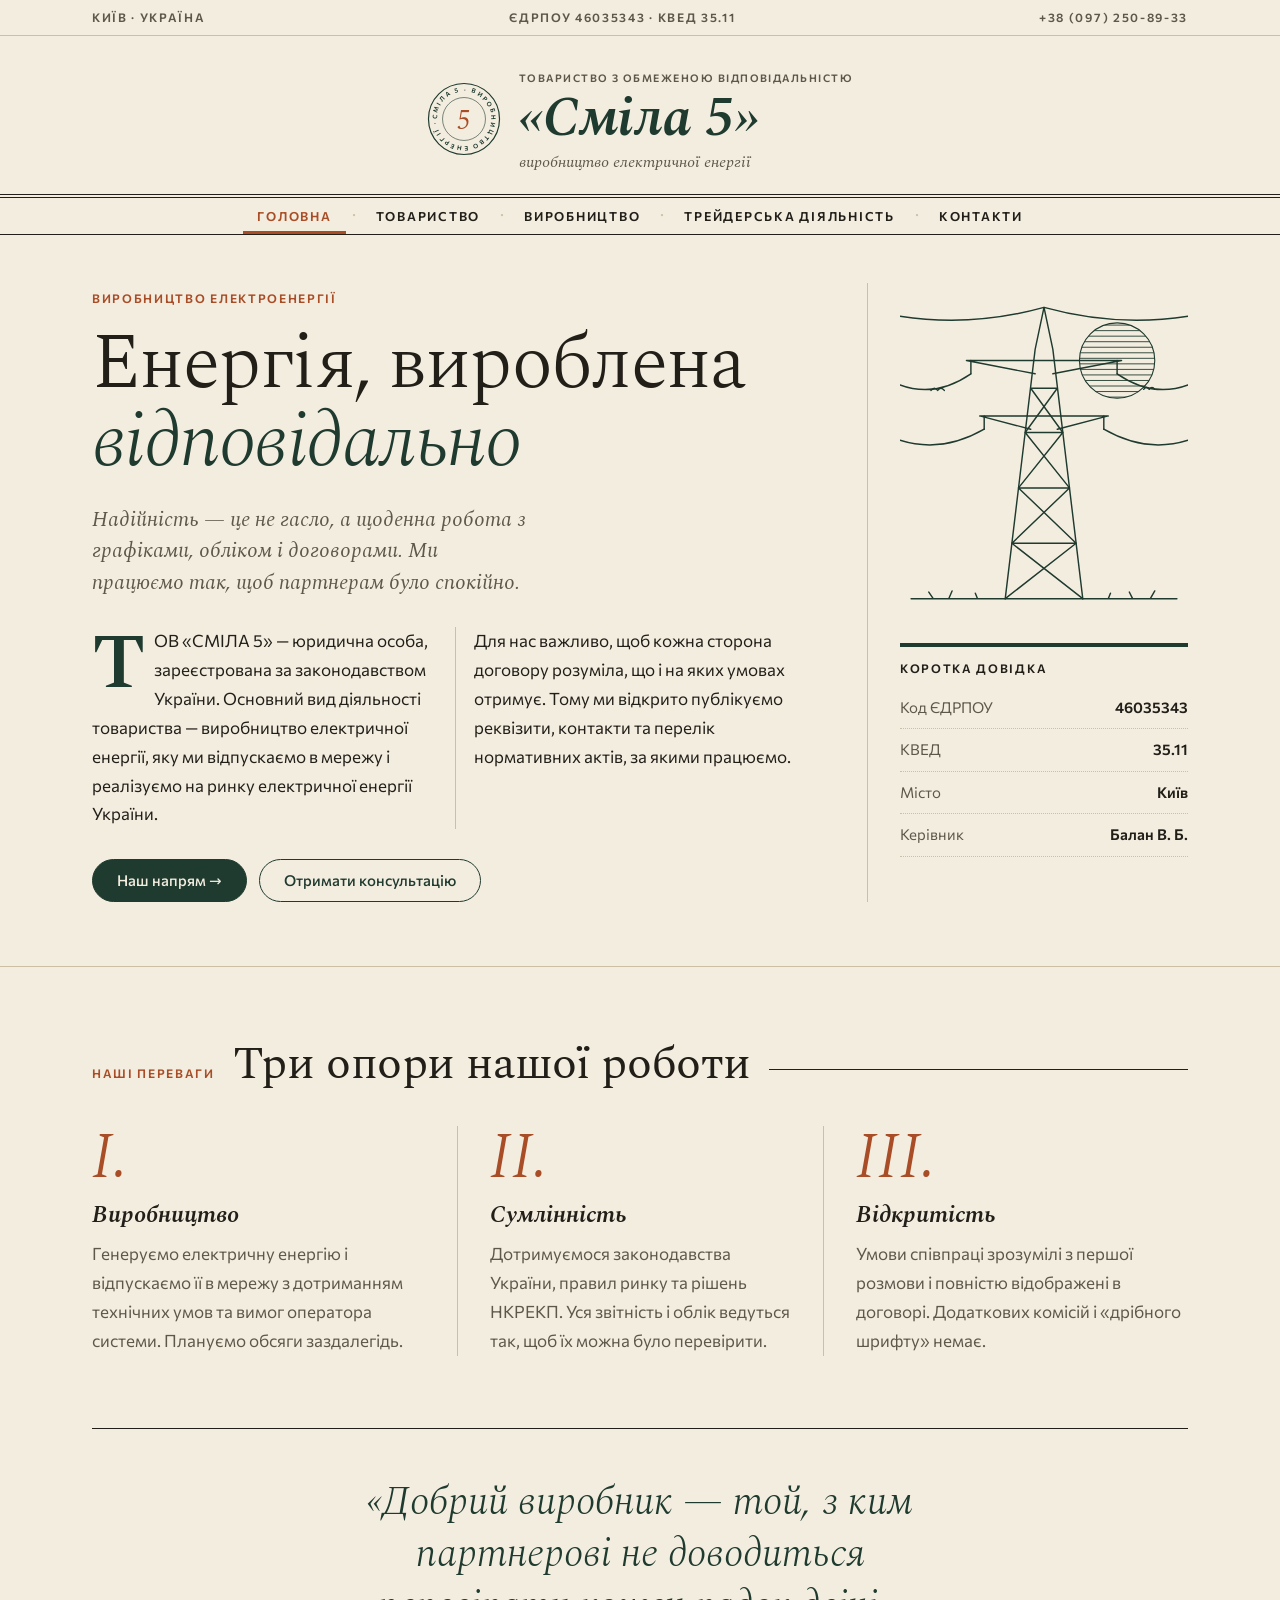
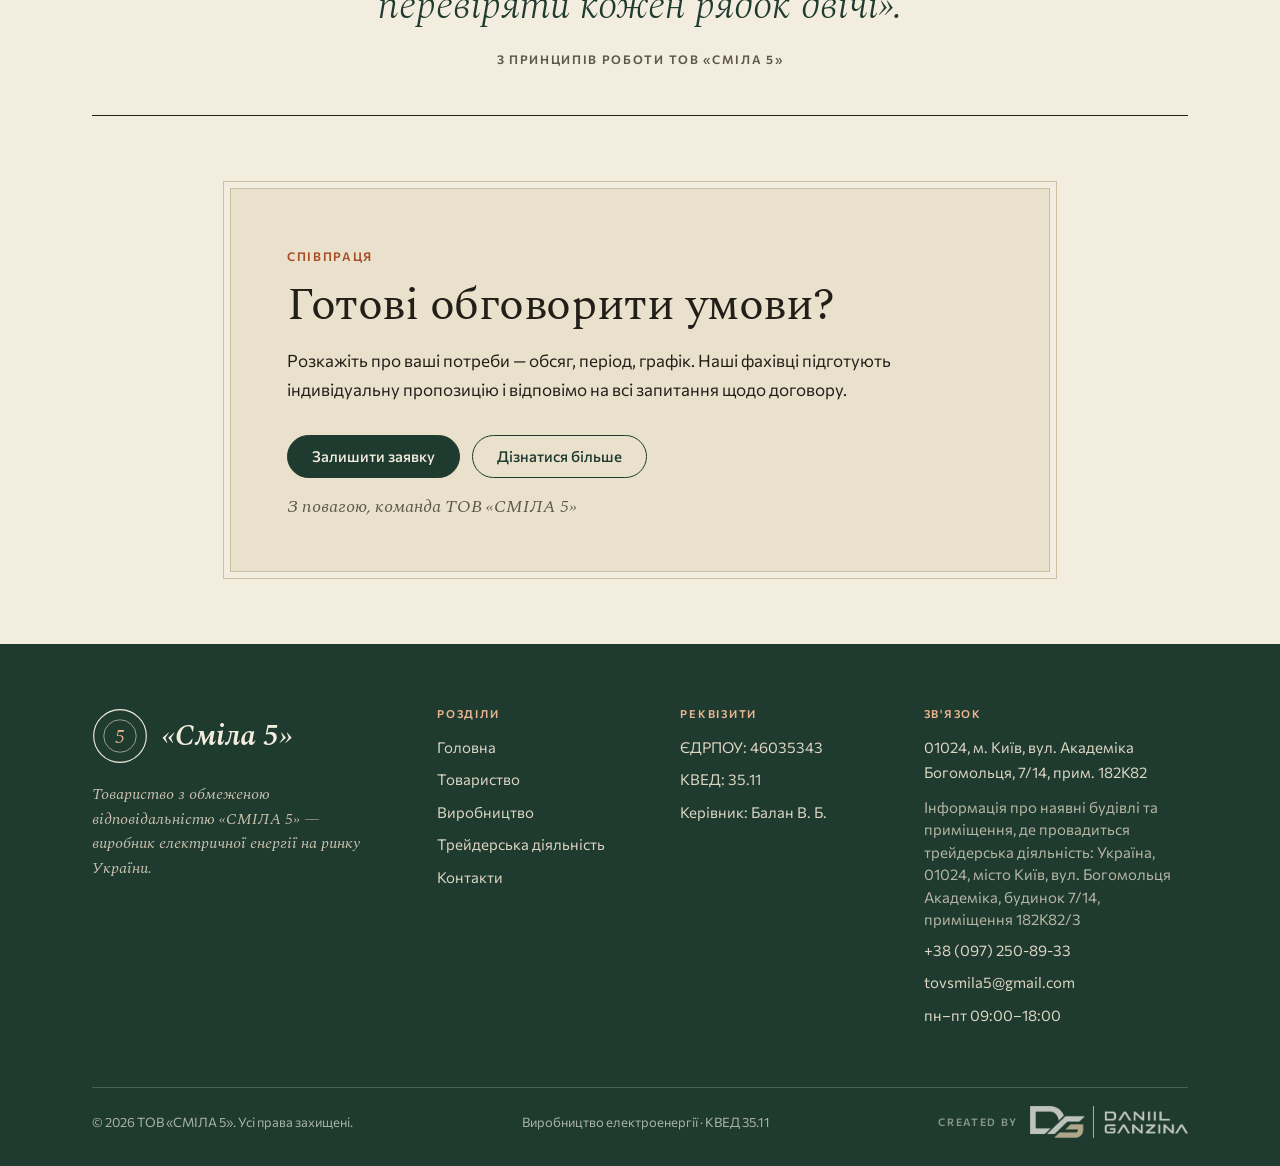
<file: index.html>
<!doctype html>
<html lang="uk">
<head>
<meta charset="utf-8">
<meta name="viewport" content="width=device-width, initial-scale=1">
<meta name="robots" content="noindex, nofollow">
<title>ТОВ «СМІЛА 5» — енергія, вироблена відповідально</title>
<meta name="description" content="ТОВ «СМІЛА 5» — виробництво електричної енергії (КВЕД 35.11). Товариство, напрям роботи, трейдерська діяльність та контакти.">
<link rel="icon" href="data:image/svg+xml,%3Csvg xmlns='http://www.w3.org/2000/svg' viewBox='0 0 100 100'%3E%3Ccircle cx='50' cy='50' r='46' fill='%23F3EDE0' stroke='%231F3A2E' stroke-width='6'/%3E%3Ctext x='50' y='70' text-anchor='middle' font-family='Georgia' font-style='italic' font-size='58' fill='%231F3A2E'%3E5%3C/text%3E%3C/svg%3E">
<link rel="preconnect" href="https://fonts.googleapis.com">
<link rel="preconnect" href="https://fonts.gstatic.com" crossorigin>
<link href="https://fonts.googleapis.com/css2?family=Commissioner:wght@400;500;600&family=Spectral:ital,wght@0,300;0,400;0,600;1,300;1,400;1,500;1,600&display=swap" rel="stylesheet">
<link rel="stylesheet" href="assets/smila.css">
</head>
<body>

<div class="topline">
  <div class="wrap sc">
    <span>Київ · Україна</span>
    <span>ЄДРПОУ 46035343 · КВЕД 35.11</span>
    <a href="tel:+380972508933">+38 (097) 250-89-33</a>
  </div>
</div>

<header class="mast">
  <a class="mast__link" href="index.html" aria-label="ТОВ «СМІЛА 5» — на головну">
    <svg class="mast__seal" viewBox="0 0 100 100" aria-hidden="true">
      <defs><path id="seal-c" d="M50,50 m-37,0 a37,37 0 1,1 74,0 a37,37 0 1,1 -74,0"/></defs>
      <circle cx="50" cy="50" r="48" fill="none" stroke="#1F3A2E" stroke-width="1.6"/>
      <circle cx="50" cy="50" r="29" fill="none" stroke="#1F3A2E" stroke-width=".8"/>
      <text font-family="Commissioner, sans-serif" font-size="8.4" font-weight="600" fill="#1F3A2E"><textPath href="#seal-c" textLength="228" lengthAdjust="spacing">СМІЛА 5 · ВИРОБНИЦТВО ЕНЕРГІЇ ·</textPath></text>
      <text x="50" y="63" text-anchor="middle" font-family="Spectral, Georgia, serif" font-style="italic" font-size="36" fill="#A94D26">5</text>
    </svg>
    <span class="mast__words">
      <span class="mast__pre sc">Товариство з обмеженою відповідальністю</span>
      <span class="mast__name" style="display:block">«Сміла 5»</span>
      <span class="mast__post">виробництво електричної енергії</span>
    </span>
  </a>
</header>

<nav class="nav" aria-label="Розділи сайту">
  <div class="nav__bar wrap">
    <span class="nav__here"><em>§</em>Головна</span>
    <button class="burger" type="button" aria-expanded="false" aria-controls="drawer"><span>Меню</span><span class="burger__box" aria-hidden="true"><i></i><i></i><i></i></span></button>
  </div>
  <ul>
    <li><a href="index.html" aria-current="page">Головна</a></li>
    <li><a href="pro-nas.html">Товариство</a></li>
    <li><a href="vyrobnytstvo.html">Виробництво</a></li>
    <li><a href="normatyvna-baza.html">Трейдерська діяльність</a></li>
    <li><a href="kontakty.html">Контакти</a></li>
  </ul>
</nav>

<!-- drawer -->
<div class="drawer" id="drawer" aria-hidden="true">
  <div class="wrap drawer__in">
    <div class="drawer__top">
      <a class="drawer__brand" href="index.html">«Сміла 5»</a>
      <button class="drawer__close" type="button" aria-label="Закрити меню"><span>Закрити</span><span class="burger__box" aria-hidden="true"><i></i><i></i></span></button>
    </div>
    <ol class="drawer__nav">
      <li><a href="index.html" aria-current="page"><span>I.</span>Головна</a></li>
      <li><a href="pro-nas.html"><span>II.</span>Товариство</a></li>
      <li><a href="vyrobnytstvo.html"><span>III.</span>Виробництво</a></li>
      <li><a href="normatyvna-baza.html"><span>IV.</span>Трейдерська діяльність</a></li>
      <li><a href="kontakty.html"><span>V.</span>Контакти</a></li>
    </ol>
    <div class="drawer__foot">
      <span class="sc">Зв'язок</span>
      <a href="tel:+380972508933">+38 (097) 250-89-33</a>
      <a href="mailto:tovsmila5@gmail.com">tovsmila5@gmail.com</a>
      <span>01024, м. Київ, вул. Академіка Богомольця, 7/14, прим. 182К82</span>
      <span class="addr-extra">Інформація про наявні будівлі та приміщення, де провадиться трейдерська діяльність: Україна, 01024, місто Київ, вул. Богомольця Академіка, будинок 7/14, приміщення 182К82/3</span>
    </div>
  </div>
</div>
<!-- /drawer -->

<main>
  <div class="wrap">
    <article class="lead-story">
      <div class="lead-story__main">
        <span class="sc kicker">Виробництво електроенергії</span>
        <h1 class="h1">Енергія, вироблена <em>відповідально</em></h1>
        <p class="stand">Надійність — це не гасло, а щоденна робота з графіками, обліком і договорами. Ми працюємо так, щоб партнерам було спокійно.</p>
        <div class="body">
          <p class="drop">ТОВ «СМІЛА 5» — юридична особа, зареєстрована за законодавством України. Основний вид діяльності товариства — виробництво електричної енергії, яку ми відпускаємо в мережу і реалізуємо на ринку електричної енергії України.</p>
          <p>Для нас важливо, щоб кожна сторона договору розуміла, що і на яких умовах отримує. Тому ми відкрито публікуємо реквізити, контакти та перелік нормативних актів, за якими працюємо.</p>
        </div>
        <div class="btns">
          <a class="btn" href="vyrobnytstvo.html">Наш напрям →</a>
          <a class="btn btn--line" href="kontakty.html#lyst">Отримати консультацію</a>
        </div>
      </div>

      <aside class="lead-story__side">
        <figure>
          <svg class="engr" viewBox="0 0 260 300" role="img" aria-label="Гравюра: опора лінії електропередачі на тлі сонця">
            <defs><clipPath id="sun"><circle cx="196" cy="70" r="34"/></clipPath></defs>
            <circle cx="196" cy="70" r="34" fill="none" stroke="currentColor" stroke-width="1"/>
            <path clip-path="url(#sun)" stroke="currentColor" stroke-width=".8" d="M160 38h80M160 43h80M160 48h80M160 53h80M160 58h80M160 63h80M160 68h80M160 73h80M160 78h80M160 83h80M160 88h80M160 93h80M160 98h80M160 103h80"/>
            <g fill="none" stroke="currentColor" stroke-width="1.3" stroke-linecap="round" stroke-linejoin="round">
              <path d="M95 285 122 60M165 285 138 60M122 60 130 22 138 60"/>
              <path d="M60 70H200M60 70l62 12M200 70l-62 12M72 120H188M72 120l46 12M188 120l-46 12"/>
              <path d="M95 285 159 235M165 285 101 235M101 235H159M101 235l52-50M159 235l-52-50M107 185H153M107 185l40-50M153 185l-40-50M113 135H147M113 135l29-40M147 135l-29-40M118 95h24"/>
              <path d="M64 70v12M196 70v12M76 120v12M184 120v12"/>
              <path d="M0 92q32 12 64-10M196 82q32 22 64 10M0 142q38 12 76-10M184 132q38 22 76 10M0 30q65 10 130-8 65 18 130 8"/>
              <path d="M28 97q3-4 6 0 3-4 6 0M220 96q2.5-3.5 5 0 2.5-3.5 5 0"/>
              <path d="M10 285H250M30 285l-4-6M44 285l3-7M210 285l-3-6M226 285l4-7M70 285l-2-5M188 285l2-5"/>
            </g>
          </svg>
        </figure>
        <div class="note">
          <h3>Коротка довідка</h3>
          <dl>
            <div><dt>Код ЄДРПОУ</dt><dd>46035343</dd></div>
            <div><dt>КВЕД</dt><dd>35.11</dd></div>
            <div><dt>Місто</dt><dd>Київ</dd></div>
            <div><dt>Керівник</dt><dd>Балан В. Б.</dd></div>
          </dl>
        </div>
      </aside>
    </article>
  </div>

  <section class="section" style="border-top:1px solid var(--rule)">
    <div class="wrap">
      <div class="sec-head"><span class="sc kicker">Наші переваги</span><h2 class="h2">Три опори нашої роботи</h2></div>
      <div class="pillars">
        <div class="pillar">
          <div class="pillar__num">I.</div>
          <h3 class="h3">Виробництво</h3>
          <p>Генеруємо електричну енергію і відпускаємо її в мережу з дотриманням технічних умов та вимог оператора системи. Плануємо обсяги заздалегідь.</p>
        </div>
        <div class="pillar">
          <div class="pillar__num">II.</div>
          <h3 class="h3">Сумлінність</h3>
          <p>Дотримуємося законодавства України, правил ринку та рішень НКРЕКП. Уся звітність і облік ведуться так, щоб їх можна було перевірити.</p>
        </div>
        <div class="pillar">
          <div class="pillar__num">III.</div>
          <h3 class="h3">Відкритість</h3>
          <p>Умови співпраці зрозумілі з першої розмови і повністю відображені в договорі. Додаткових комісій і «дрібного шрифту» немає.</p>
        </div>
      </div>
    </div>
  </section>

  <div class="wrap">
    <blockquote class="pull">
      <p>«Добрий виробник — той, з ким партнерові не доводиться перевіряти кожен рядок двічі».</p>
      <cite class="sc">З принципів роботи ТОВ «СМІЛА 5»</cite>
    </blockquote>
  </div>


  <section class="section">
    <div class="wrap">
      <div class="letter">
        <span class="sc kicker">Співпраця</span>
        <h2 class="h2">Готові обговорити умови?</h2>
        <p>Розкажіть про ваші потреби — обсяг, період, графік. Наші фахівці підготують індивідуальну пропозицію і відповімо на всі запитання щодо договору.</p>
        <div class="btns">
          <a class="btn" href="kontakty.html#lyst">Залишити заявку</a>
          <a class="btn btn--line" href="vyrobnytstvo.html">Дізнатися більше</a>
        </div>
        <p class="letter__sign">З повагою, команда ТОВ «СМІЛА 5»</p>
      </div>
    </div>
  </section>
</main>

<footer class="foot">
  <div class="wrap">
    <div class="foot__grid">
      <div>
        <a class="foot__brand" href="index.html">
          <svg viewBox="0 0 100 100" aria-hidden="true"><circle cx="50" cy="50" r="47" fill="none" stroke="#F3EDE0" stroke-width="2"/><circle cx="50" cy="50" r="29" fill="none" stroke="#F3EDE0" stroke-width="1"/><text x="50" y="63" text-anchor="middle" font-family="Spectral, Georgia, serif" font-style="italic" font-size="36" fill="#E7B48F">5</text></svg>
          <span>«Сміла 5»</span>
        </a>
        <p class="foot__about">Товариство з обмеженою відповідальністю «СМІЛА 5» — виробник електричної енергії на ринку України.</p>
      </div>
      <div>
        <h4>Розділи</h4>
        <ul>
          <li><a href="index.html">Головна</a></li>
          <li><a href="pro-nas.html">Товариство</a></li>
          <li><a href="vyrobnytstvo.html">Виробництво</a></li>
          <li><a href="normatyvna-baza.html">Трейдерська діяльність</a></li>
          <li><a href="kontakty.html">Контакти</a></li>
        </ul>
      </div>
      <div>
        <h4>Реквізити</h4>
        <ul>
          <li>ЄДРПОУ: 46035343</li>
          <li>КВЕД: 35.11</li>
          <li>Керівник: Балан В. Б.</li>
        </ul>
      </div>
      <div>
        <h4>Зв'язок</h4>
        <ul>
          <li>01024, м. Київ, вул. Академіка Богомольця, 7/14, прим. 182К82</li>
          <li class="addr-extra">Інформація про наявні будівлі та приміщення, де провадиться трейдерська діяльність: Україна, 01024, місто Київ, вул. Богомольця Академіка, будинок 7/14, приміщення 182К82/3</li>
          <li><a href="tel:+380972508933">+38 (097) 250-89-33</a></li>
          <li><a href="mailto:tovsmila5@gmail.com">tovsmila5@gmail.com</a></li>
          <li>пн–пт 09:00–18:00</li>
        </ul>
      </div>
    </div>
    <div class="colophon">
      <span>© 2026 ТОВ «СМІЛА 5». Усі права захищені.</span>
      <span>Виробництво електроенергії · КВЕД 35.11</span>
      <a class="credit" href="https://shiny3q.github.io/DANIIL-GANZINA/" target="_blank" rel="noopener">
        <span>Created by</span>
        <img src="assets/daniil-ganzina.png" alt="Daniil Ganzina" width="158" height="32" loading="lazy">
      </a>
    </div>
  </div>
</footer>

<script src="assets/smila.js"></script>
</body>
</html>
</file>
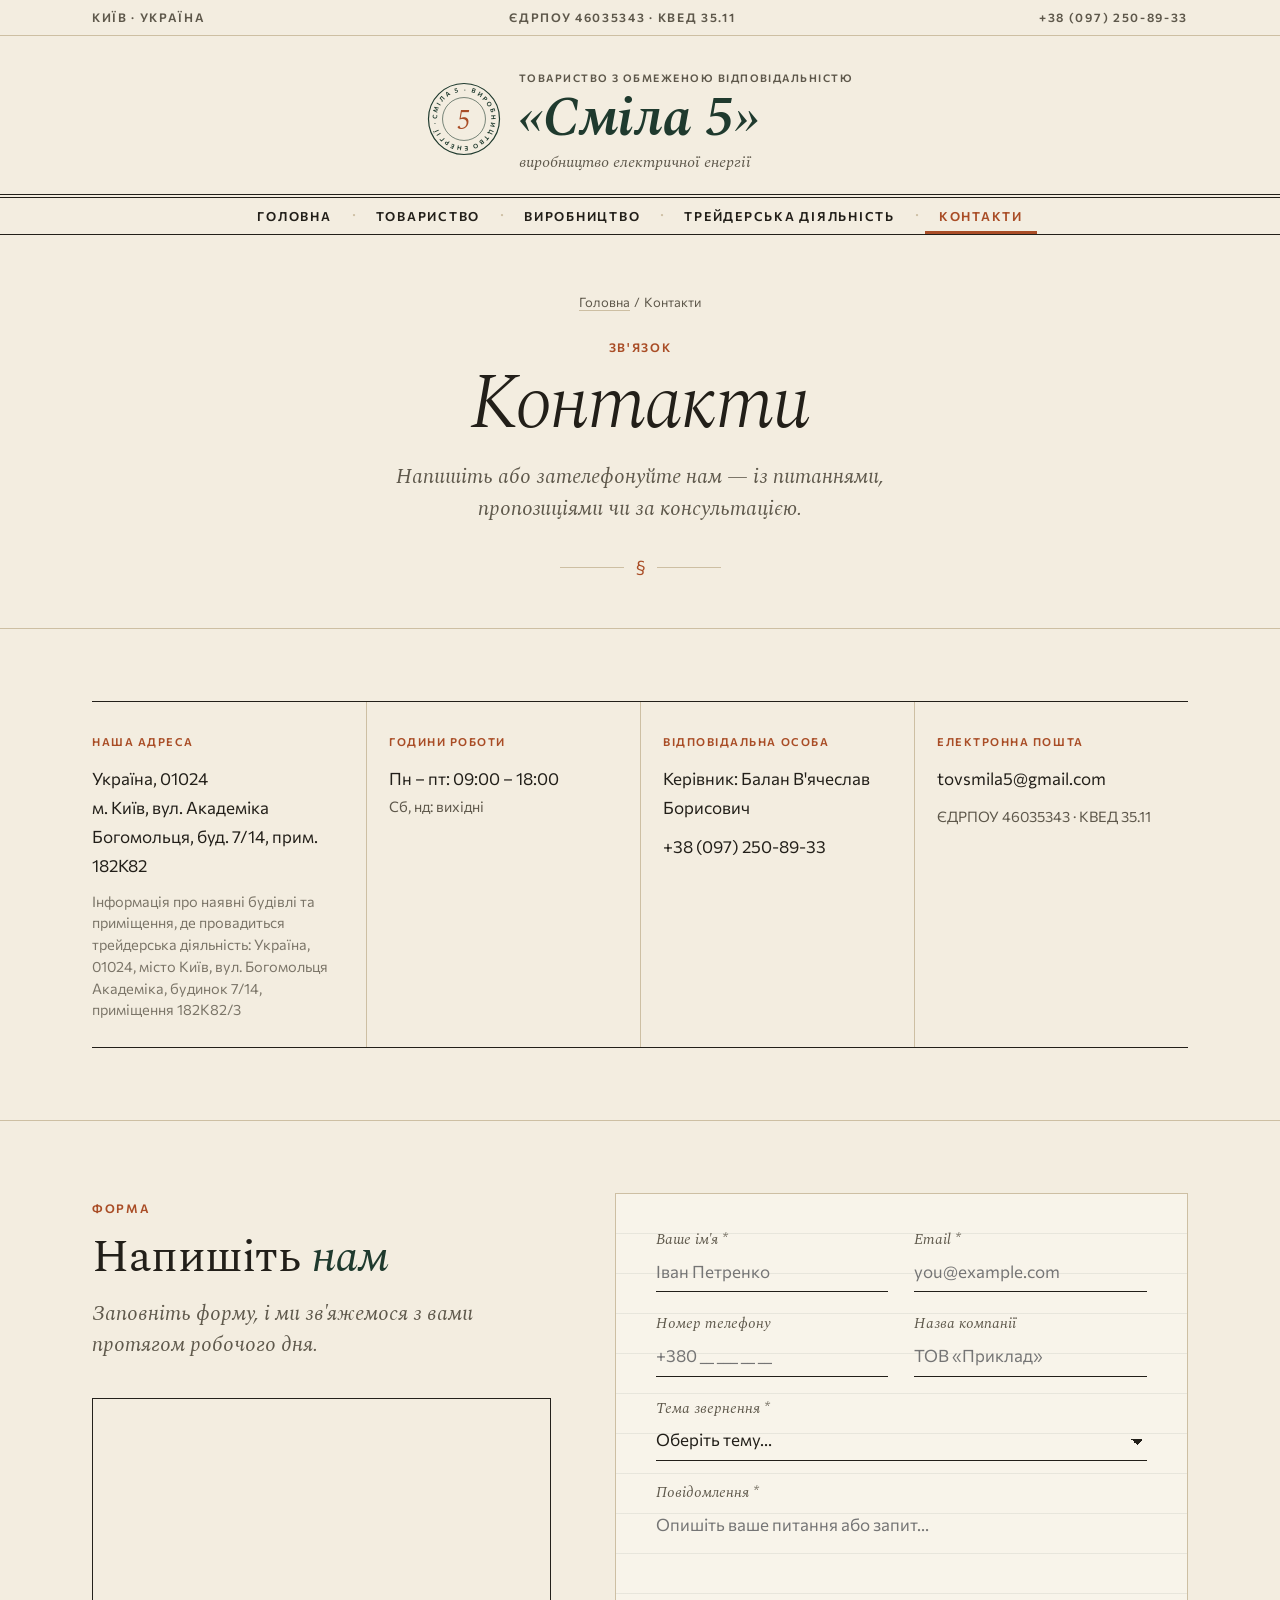
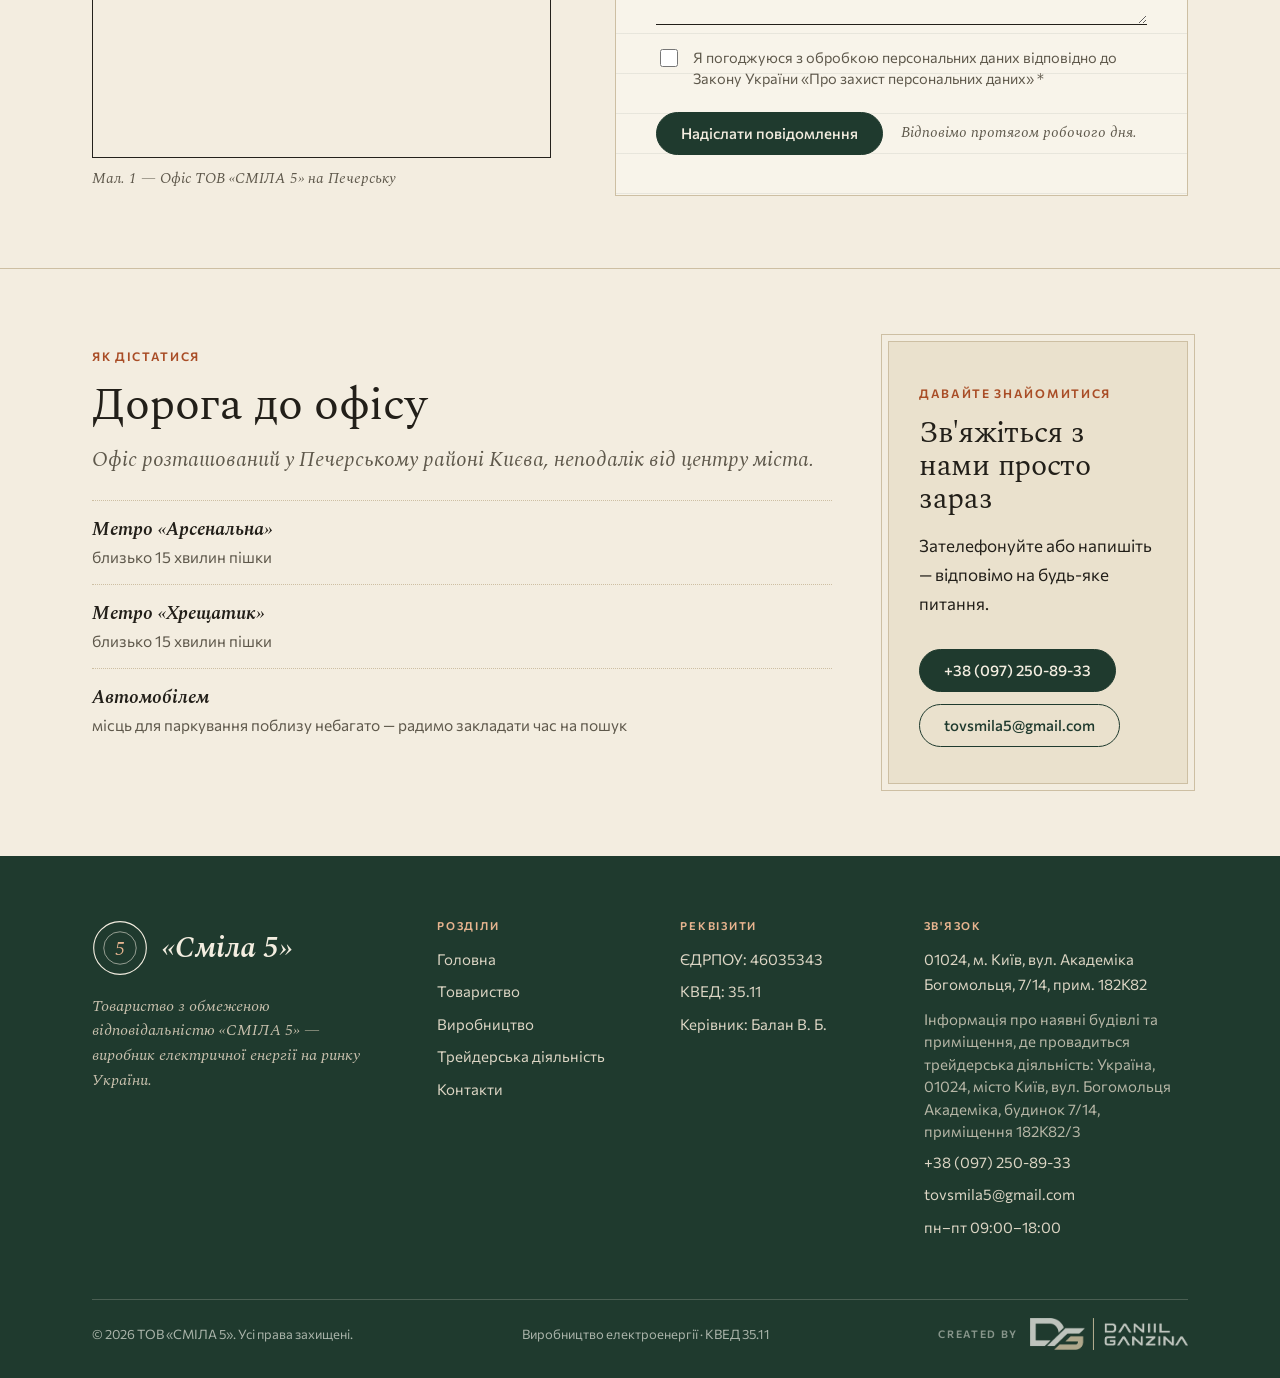
<file: kontakty.html>
<!doctype html>
<html lang="uk">
<head>
<meta charset="utf-8">
<meta name="viewport" content="width=device-width, initial-scale=1">
<meta name="robots" content="noindex, nofollow">
<title>Контакти — ТОВ «СМІЛА 5»</title>
<meta name="description" content="Як зв'язатися з ТОВ «СМІЛА 5»: адреса в Києві, телефон, електронна пошта, графік роботи та форма звернення.">
<link rel="icon" href="data:image/svg+xml,%3Csvg xmlns='http://www.w3.org/2000/svg' viewBox='0 0 100 100'%3E%3Ccircle cx='50' cy='50' r='46' fill='%23F3EDE0' stroke='%231F3A2E' stroke-width='6'/%3E%3Ctext x='50' y='70' text-anchor='middle' font-family='Georgia' font-style='italic' font-size='58' fill='%231F3A2E'%3E5%3C/text%3E%3C/svg%3E">
<link rel="preconnect" href="https://fonts.googleapis.com">
<link rel="preconnect" href="https://fonts.gstatic.com" crossorigin>
<link href="https://fonts.googleapis.com/css2?family=Commissioner:wght@400;500;600&family=Spectral:ital,wght@0,300;0,400;0,600;1,300;1,400;1,500;1,600&display=swap" rel="stylesheet">
<link rel="stylesheet" href="assets/smila.css">
</head>
<body>

<div class="topline">
  <div class="wrap sc">
    <span>Київ · Україна</span>
    <span>ЄДРПОУ 46035343 · КВЕД 35.11</span>
    <a href="tel:+380972508933">+38 (097) 250-89-33</a>
  </div>
</div>

<header class="mast">
  <a class="mast__link" href="index.html" aria-label="ТОВ «СМІЛА 5» — на головну">
    <svg class="mast__seal" viewBox="0 0 100 100" aria-hidden="true">
      <defs><path id="seal-c" d="M50,50 m-37,0 a37,37 0 1,1 74,0 a37,37 0 1,1 -74,0"/></defs>
      <circle cx="50" cy="50" r="48" fill="none" stroke="#1F3A2E" stroke-width="1.6"/>
      <circle cx="50" cy="50" r="29" fill="none" stroke="#1F3A2E" stroke-width=".8"/>
      <text font-family="Commissioner, sans-serif" font-size="8.4" font-weight="600" fill="#1F3A2E"><textPath href="#seal-c" textLength="228" lengthAdjust="spacing">СМІЛА 5 · ВИРОБНИЦТВО ЕНЕРГІЇ ·</textPath></text>
      <text x="50" y="63" text-anchor="middle" font-family="Spectral, Georgia, serif" font-style="italic" font-size="36" fill="#A94D26">5</text>
    </svg>
    <span class="mast__words">
      <span class="mast__pre sc">Товариство з обмеженою відповідальністю</span>
      <span class="mast__name" style="display:block">«Сміла 5»</span>
      <span class="mast__post">виробництво електричної енергії</span>
    </span>
  </a>
</header>

<nav class="nav" aria-label="Розділи сайту">
  <div class="nav__bar wrap">
    <span class="nav__here"><em>§</em>Контакти</span>
    <button class="burger" type="button" aria-expanded="false" aria-controls="drawer"><span>Меню</span><span class="burger__box" aria-hidden="true"><i></i><i></i><i></i></span></button>
  </div>
  <ul>
    <li><a href="index.html">Головна</a></li>
    <li><a href="pro-nas.html">Товариство</a></li>
    <li><a href="vyrobnytstvo.html">Виробництво</a></li>
    <li><a href="normatyvna-baza.html">Трейдерська діяльність</a></li>
    <li><a href="kontakty.html" aria-current="page">Контакти</a></li>
  </ul>
</nav>

<!-- drawer -->
<div class="drawer" id="drawer" aria-hidden="true">
  <div class="wrap drawer__in">
    <div class="drawer__top">
      <a class="drawer__brand" href="index.html">«Сміла 5»</a>
      <button class="drawer__close" type="button" aria-label="Закрити меню"><span>Закрити</span><span class="burger__box" aria-hidden="true"><i></i><i></i></span></button>
    </div>
    <ol class="drawer__nav">
      <li><a href="index.html"><span>I.</span>Головна</a></li>
      <li><a href="pro-nas.html"><span>II.</span>Товариство</a></li>
      <li><a href="vyrobnytstvo.html"><span>III.</span>Виробництво</a></li>
      <li><a href="normatyvna-baza.html"><span>IV.</span>Трейдерська діяльність</a></li>
      <li><a href="kontakty.html" aria-current="page"><span>V.</span>Контакти</a></li>
    </ol>
    <div class="drawer__foot">
      <span class="sc">Зв'язок</span>
      <a href="tel:+380972508933">+38 (097) 250-89-33</a>
      <a href="mailto:tovsmila5@gmail.com">tovsmila5@gmail.com</a>
      <span>01024, м. Київ, вул. Академіка Богомольця, 7/14, прим. 182К82</span>
      <span class="addr-extra">Інформація про наявні будівлі та приміщення, де провадиться трейдерська діяльність: Україна, 01024, місто Київ, вул. Богомольця Академіка, будинок 7/14, приміщення 182К82/3</span>
    </div>
  </div>
</div>
<!-- /drawer -->

<main>
  <header class="phead">
    <div class="wrap">
      <nav class="crumbs" aria-label="Хлібні крихти"><a href="index.html">Головна</a> &nbsp;/&nbsp; Контакти</nav>
      <span class="sc kicker">Зв'язок</span>
      <h1 class="h1">Контакти</h1>
      <p class="stand">Напишіть або зателефонуйте нам — із питаннями, пропозиціями чи за консультацією.</p>
      <div class="orn" aria-hidden="true">§</div>
    </div>
  </header>

  <section class="section">
    <div class="wrap">
      <div class="letterhead">
        <div>
          <span class="sc">Наша адреса</span>
          <p>Україна, 01024<br>м. Київ, вул. Академіка Богомольця, буд. 7/14, прим. 182К82</p><small class="addr-extra">Інформація про наявні будівлі та приміщення, де провадиться трейдерська діяльність: Україна, 01024, місто Київ, вул. Богомольця Академіка, будинок 7/14, приміщення 182К82/3</small>
        </div>
        <div>
          <span class="sc">Години роботи</span>
          <p>Пн – пт: 09:00 – 18:00</p>
          <small>Сб, нд: вихідні</small>
        </div>
        <div>
          <span class="sc">Відповідальна особа</span>
          <p>Керівник: Балан В'ячеслав Борисович</p>
          <a href="tel:+380972508933">+38 (097) 250-89-33</a>
        </div>
        <div>
          <span class="sc">Електронна пошта</span>
          <a href="mailto:tovsmila5@gmail.com">tovsmila5@gmail.com</a>
          <small style="margin-top:10px">ЄДРПОУ 46035343 · КВЕД 35.11</small>
        </div>
      </div>
    </div>
  </section>

  <section class="section" id="lyst">
    <div class="wrap contact-grid">
      <div>
        <span class="sc kicker">Форма</span>
        <h2 class="h2" style="margin-top:10px">Напишіть <em>нам</em></h2>
        <p class="stand" style="margin-top:16px">Заповніть форму, і ми зв'яжемося з вами протягом робочого дня.</p>
        <figure class="figure" style="margin-top:36px">
          <iframe title="Карта: Київ, вул. Академіка Богомольця, 7/14" loading="lazy" referrerpolicy="no-referrer-when-downgrade" src="https://maps.google.com/maps?q=%D0%9A%D0%B8%D1%97%D0%B2%2C%20%D0%B2%D1%83%D0%BB.%20%D0%90%D0%BA%D0%B0%D0%B4%D0%B5%D0%BC%D1%96%D0%BA%D0%B0%20%D0%91%D0%BE%D0%B3%D0%BE%D0%BC%D0%BE%D0%BB%D1%8C%D1%86%D1%8F%2C%207%2F14&amp;z=15&amp;output=embed"></iframe>
          <figcaption>Мал. 1 — Офіс ТОВ «СМІЛА 5» на Печерську</figcaption>
        </figure>
      </div>

      <form class="form" id="lyst-form" action="https://formspree.io/f/xkjovzre" method="POST">
        <input type="hidden" name="_subject" value="ТОВ «СМІЛА 5» — звернення з сайту">
        <input type="text" name="_gotcha" tabindex="-1" autocomplete="off" style="display:none">
        <div class="field">
          <label for="name">Ваше ім'я *</label>
          <input id="name" name="name" type="text" placeholder="Іван Петренко" required autocomplete="name">
        </div>
        <div class="field">
          <label for="email">Email *</label>
          <input id="email" name="email" type="email" placeholder="you@example.com" required autocomplete="email">
        </div>
        <div class="field">
          <label for="phone">Номер телефону</label>
          <input id="phone" name="phone" type="tel" placeholder="+380 __ ___ __ __" autocomplete="tel">
        </div>
        <div class="field">
          <label for="company">Назва компанії</label>
          <input id="company" name="company" type="text" placeholder="ТОВ «Приклад»" autocomplete="organization">
        </div>
        <div class="field field--full">
          <label for="topic">Тема звернення *</label>
          <select id="topic" name="topic" required>
            <option value="">Оберіть тему…</option>
            <option>Консультація</option>
            <option>Співпраця</option>
            <option>Питання щодо цін</option>
            <option>Технічні питання</option>
            <option>Інше</option>
          </select>
        </div>
        <div class="field field--full">
          <label for="message">Повідомлення *</label>
          <textarea id="message" name="message" placeholder="Опишіть ваше питання або запит…" required></textarea>
        </div>
        <label class="check"><input type="checkbox" name="consent" value="Так" required> Я погоджуюся з обробкою персональних даних відповідно до Закону України «Про захист персональних даних» *</label>
        <div class="form__foot">
          <button class="btn" type="submit">Надіслати повідомлення</button>
          <span class="form__note">Відповімо протягом робочого дня.</span>
        </div>
        <div class="form__ok" role="status" aria-live="polite"></div>
      </form>
    </div>
  </section>

  <section class="section">
    <div class="wrap about">
      <div>
        <span class="sc kicker">Як дістатися</span>
        <h2 class="h2" style="margin-top:10px">Дорога до офісу</h2>
        <p class="stand" style="margin-top:14px">Офіс розташований у Печерському районі Києва, неподалік від центру міста.</p>
        <ul class="routes">
          <li><b>Метро «Арсенальна»</b><span>близько 15 хвилин пішки</span></li>
          <li><b>Метро «Хрещатик»</b><span>близько 15 хвилин пішки</span></li>
          <li><b>Автомобілем</b><span>місць для паркування поблизу небагато — радимо закладати час на пошук</span></li>
        </ul>
      </div>
      <div class="letter" style="padding:36px 30px;margin:0">
        <span class="sc kicker">Давайте знайомитися</span>
        <h2 class="h2" style="font-size:30px">Зв'яжіться з нами просто зараз</h2>
        <p>Зателефонуйте або напишіть — відповімо на будь-яке питання.</p>
        <div class="btns" style="flex-direction:column;align-items:flex-start">
          <a class="btn" href="tel:+380972508933">+38 (097) 250-89-33</a>
          <a class="btn btn--line" href="mailto:tovsmila5@gmail.com">tovsmila5@gmail.com</a>
        </div>
      </div>
    </div>
  </section>
</main>

<footer class="foot">
  <div class="wrap">
    <div class="foot__grid">
      <div>
        <a class="foot__brand" href="index.html">
          <svg viewBox="0 0 100 100" aria-hidden="true"><circle cx="50" cy="50" r="47" fill="none" stroke="#F3EDE0" stroke-width="2"/><circle cx="50" cy="50" r="29" fill="none" stroke="#F3EDE0" stroke-width="1"/><text x="50" y="63" text-anchor="middle" font-family="Spectral, Georgia, serif" font-style="italic" font-size="36" fill="#E7B48F">5</text></svg>
          <span>«Сміла 5»</span>
        </a>
        <p class="foot__about">Товариство з обмеженою відповідальністю «СМІЛА 5» — виробник електричної енергії на ринку України.</p>
      </div>
      <div>
        <h4>Розділи</h4>
        <ul>
          <li><a href="index.html">Головна</a></li>
          <li><a href="pro-nas.html">Товариство</a></li>
          <li><a href="vyrobnytstvo.html">Виробництво</a></li>
          <li><a href="normatyvna-baza.html">Трейдерська діяльність</a></li>
          <li><a href="kontakty.html">Контакти</a></li>
        </ul>
      </div>
      <div>
        <h4>Реквізити</h4>
        <ul>
          <li>ЄДРПОУ: 46035343</li>
          <li>КВЕД: 35.11</li>
          <li>Керівник: Балан В. Б.</li>
        </ul>
      </div>
      <div>
        <h4>Зв'язок</h4>
        <ul>
          <li>01024, м. Київ, вул. Академіка Богомольця, 7/14, прим. 182К82</li>
          <li class="addr-extra">Інформація про наявні будівлі та приміщення, де провадиться трейдерська діяльність: Україна, 01024, місто Київ, вул. Богомольця Академіка, будинок 7/14, приміщення 182К82/3</li>
          <li><a href="tel:+380972508933">+38 (097) 250-89-33</a></li>
          <li><a href="mailto:tovsmila5@gmail.com">tovsmila5@gmail.com</a></li>
          <li>пн–пт 09:00–18:00</li>
        </ul>
      </div>
    </div>
    <div class="colophon">
      <span>© 2026 ТОВ «СМІЛА 5». Усі права захищені.</span>
      <span>Виробництво електроенергії · КВЕД 35.11</span>
      <a class="credit" href="https://shiny3q.github.io/DANIIL-GANZINA/" target="_blank" rel="noopener">
        <span>Created by</span>
        <img src="assets/daniil-ganzina.png" alt="Daniil Ganzina" width="158" height="32" loading="lazy">
      </a>
    </div>
  </div>
</footer>

<script src="assets/smila.js"></script>
</body>
</html>
</file>
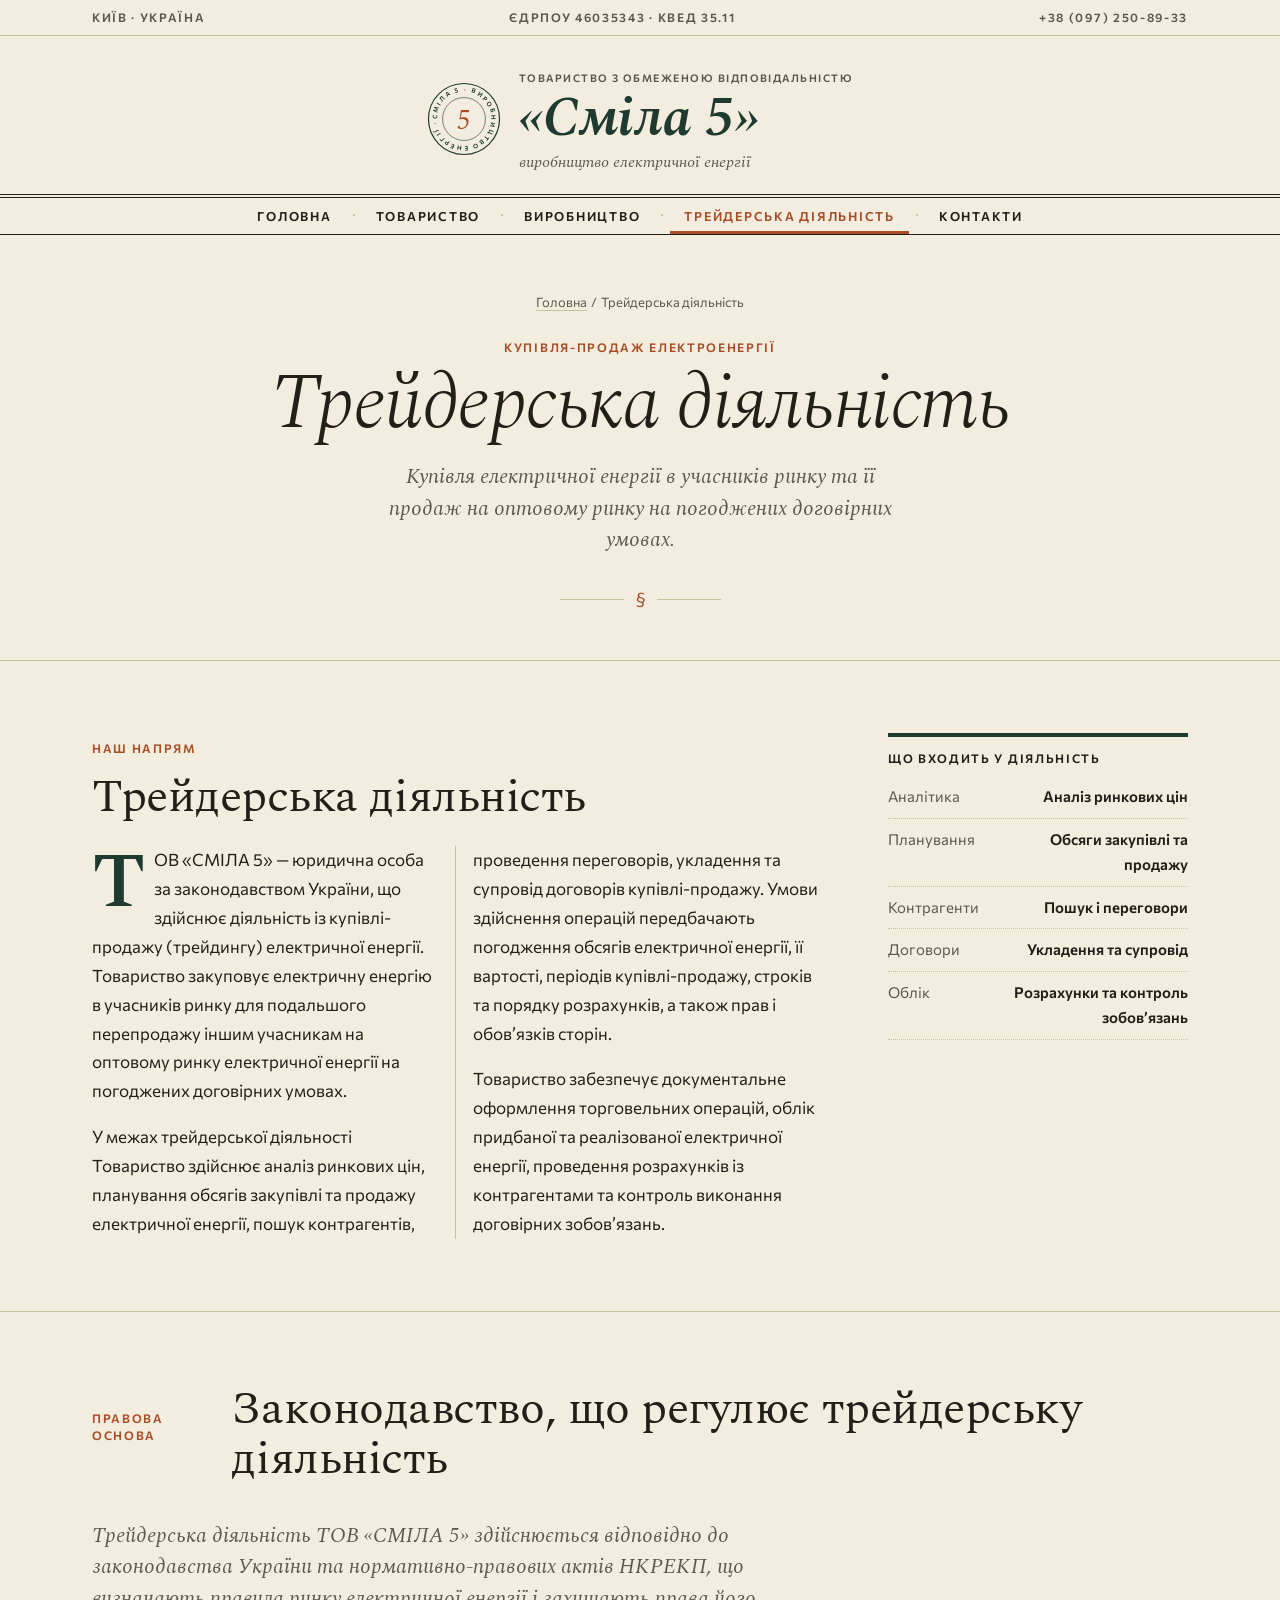
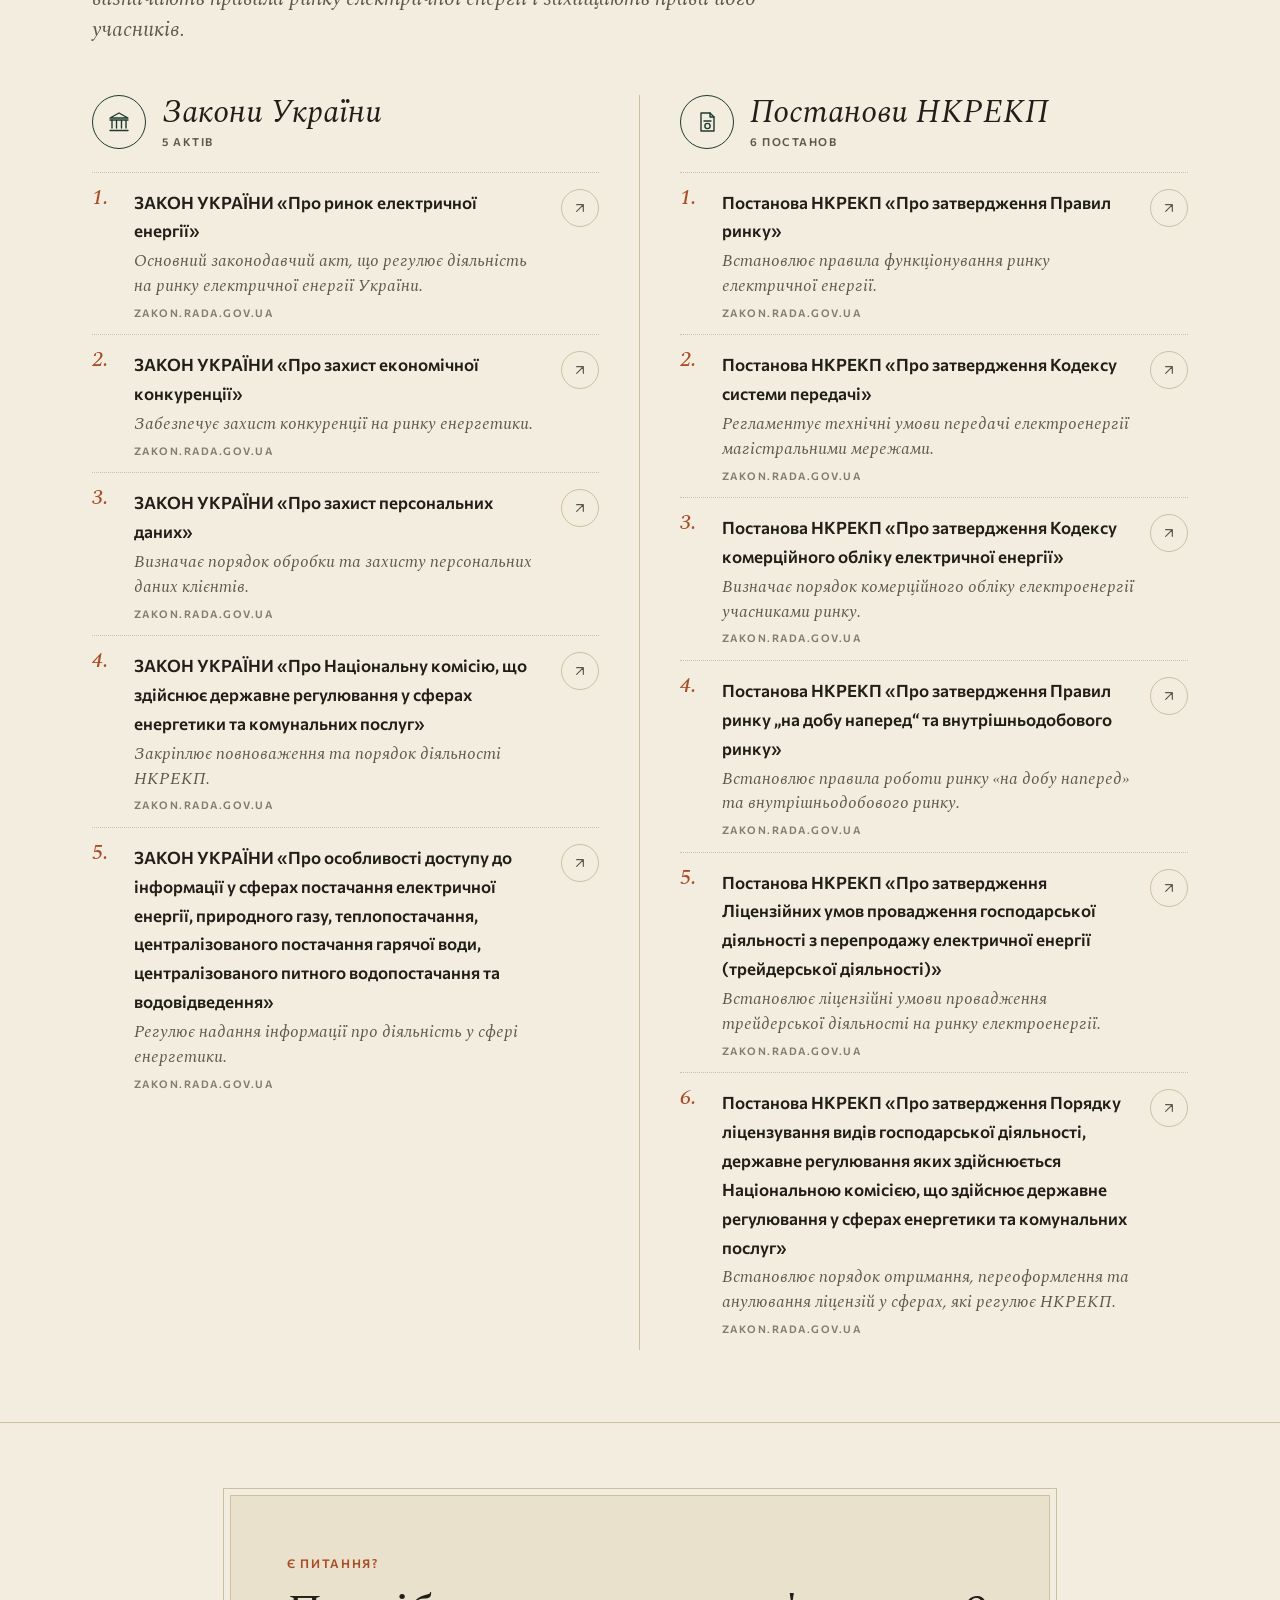
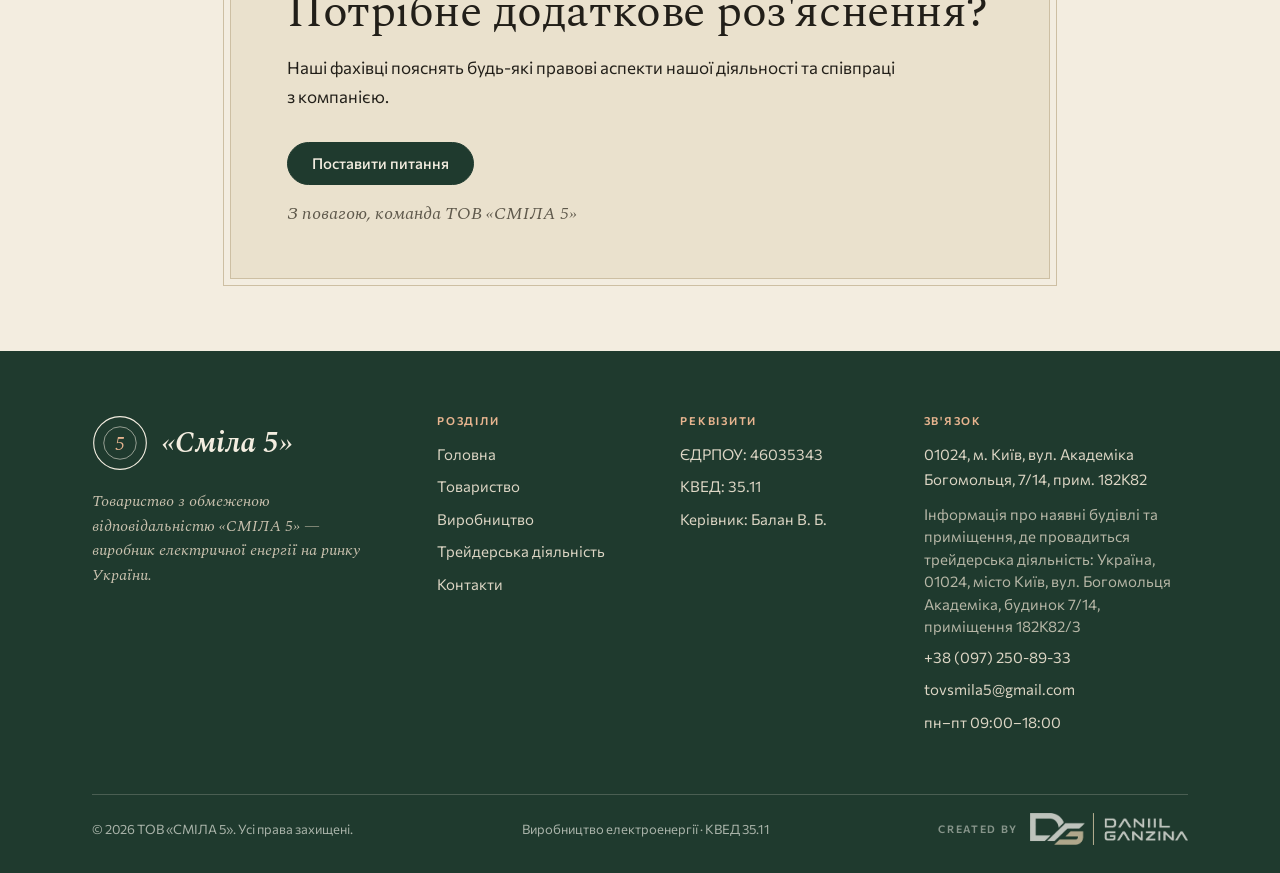
<file: normatyvna-baza.html>
<!doctype html>
<html lang="uk">
<head>
<meta charset="utf-8">
<meta name="viewport" content="width=device-width, initial-scale=1">
<meta name="robots" content="noindex, nofollow">
<title>Трейдерська діяльність — ТОВ «СМІЛА 5»</title>
<meta name="description" content="Трейдерська діяльність ТОВ «СМІЛА 5»: купівля-продаж електричної енергії на оптовому ринку та законодавство, що її регулює.">
<link rel="icon" href="data:image/svg+xml,%3Csvg xmlns='http://www.w3.org/2000/svg' viewBox='0 0 100 100'%3E%3Ccircle cx='50' cy='50' r='46' fill='%23F3EDE0' stroke='%231F3A2E' stroke-width='6'/%3E%3Ctext x='50' y='70' text-anchor='middle' font-family='Georgia' font-style='italic' font-size='58' fill='%231F3A2E'%3E5%3C/text%3E%3C/svg%3E">
<link rel="preconnect" href="https://fonts.googleapis.com">
<link rel="preconnect" href="https://fonts.gstatic.com" crossorigin>
<link href="https://fonts.googleapis.com/css2?family=Commissioner:wght@400;500;600&family=Spectral:ital,wght@0,300;0,400;0,600;1,300;1,400;1,500;1,600&display=swap" rel="stylesheet">
<link rel="stylesheet" href="assets/smila.css">
</head>
<body>

<div class="topline">
  <div class="wrap sc">
    <span>Київ · Україна</span>
    <span>ЄДРПОУ 46035343 · КВЕД 35.11</span>
    <a href="tel:+380972508933">+38 (097) 250-89-33</a>
  </div>
</div>

<header class="mast">
  <a class="mast__link" href="index.html" aria-label="ТОВ «СМІЛА 5» — на головну">
    <svg class="mast__seal" viewBox="0 0 100 100" aria-hidden="true">
      <defs><path id="seal-c" d="M50,50 m-37,0 a37,37 0 1,1 74,0 a37,37 0 1,1 -74,0"/></defs>
      <circle cx="50" cy="50" r="48" fill="none" stroke="#1F3A2E" stroke-width="1.6"/>
      <circle cx="50" cy="50" r="29" fill="none" stroke="#1F3A2E" stroke-width=".8"/>
      <text font-family="Commissioner, sans-serif" font-size="8.4" font-weight="600" fill="#1F3A2E"><textPath href="#seal-c" textLength="228" lengthAdjust="spacing">СМІЛА 5 · ВИРОБНИЦТВО ЕНЕРГІЇ ·</textPath></text>
      <text x="50" y="63" text-anchor="middle" font-family="Spectral, Georgia, serif" font-style="italic" font-size="36" fill="#A94D26">5</text>
    </svg>
    <span class="mast__words">
      <span class="mast__pre sc">Товариство з обмеженою відповідальністю</span>
      <span class="mast__name" style="display:block">«Сміла 5»</span>
      <span class="mast__post">виробництво електричної енергії</span>
    </span>
  </a>
</header>

<nav class="nav" aria-label="Розділи сайту">
  <div class="nav__bar wrap">
    <span class="nav__here"><em>§</em>Трейдерська діяльність</span>
    <button class="burger" type="button" aria-expanded="false" aria-controls="drawer"><span>Меню</span><span class="burger__box" aria-hidden="true"><i></i><i></i><i></i></span></button>
  </div>
  <ul>
    <li><a href="index.html">Головна</a></li>
    <li><a href="pro-nas.html">Товариство</a></li>
    <li><a href="vyrobnytstvo.html">Виробництво</a></li>
    <li><a href="normatyvna-baza.html" aria-current="page">Трейдерська діяльність</a></li>
    <li><a href="kontakty.html">Контакти</a></li>
  </ul>
</nav>

<!-- drawer -->
<div class="drawer" id="drawer" aria-hidden="true">
  <div class="wrap drawer__in">
    <div class="drawer__top">
      <a class="drawer__brand" href="index.html">«Сміла 5»</a>
      <button class="drawer__close" type="button" aria-label="Закрити меню"><span>Закрити</span><span class="burger__box" aria-hidden="true"><i></i><i></i></span></button>
    </div>
    <ol class="drawer__nav">
      <li><a href="index.html"><span>I.</span>Головна</a></li>
      <li><a href="pro-nas.html"><span>II.</span>Товариство</a></li>
      <li><a href="vyrobnytstvo.html"><span>III.</span>Виробництво</a></li>
      <li><a href="normatyvna-baza.html" aria-current="page"><span>IV.</span>Трейдерська діяльність</a></li>
      <li><a href="kontakty.html"><span>V.</span>Контакти</a></li>
    </ol>
    <div class="drawer__foot">
      <span class="sc">Зв'язок</span>
      <a href="tel:+380972508933">+38 (097) 250-89-33</a>
      <a href="mailto:tovsmila5@gmail.com">tovsmila5@gmail.com</a>
      <span>01024, м. Київ, вул. Академіка Богомольця, 7/14, прим. 182К82</span>
      <span class="addr-extra">Інформація про наявні будівлі та приміщення, де провадиться трейдерська діяльність: Україна, 01024, місто Київ, вул. Богомольця Академіка, будинок 7/14, приміщення 182К82/3</span>
    </div>
  </div>
</div>
<!-- /drawer -->

<main>
  <header class="phead">
    <div class="wrap">
      <nav class="crumbs" aria-label="Хлібні крихти"><a href="index.html">Головна</a> &nbsp;/&nbsp; Трейдерська діяльність</nav>
      <span class="sc kicker">Купівля-продаж електроенергії</span>
      <h1 class="h1">Трейдерська діяльність</h1>
      <p class="stand">Купівля електричної енергії в учасників ринку та її продаж на оптовому ринку на погоджених договірних умовах.</p>
      <div class="orn" aria-hidden="true">§</div>
    </div>
  </header>

  <section class="section">
    <div class="wrap about">
      <div>
        <span class="sc kicker">Наш напрям</span>
        <h2 class="h2" style="margin-top:10px">Трейдерська діяльність</h2>
        <div class="body" style="margin-top:24px;max-width:66ch">
          <p class="drop">ТОВ «СМІЛА 5» — юридична особа за законодавством України, що здійснює діяльність із купівлі-продажу (трейдингу) електричної енергії. Товариство закуповує електричну енергію в учасників ринку для подальшого перепродажу іншим учасникам на оптовому ринку електричної енергії на погоджених договірних умовах.</p>
          <p>У межах трейдерської діяльності Товариство здійснює аналіз ринкових цін, планування обсягів закупівлі та продажу електричної енергії, пошук контрагентів, проведення переговорів, укладення та супровід договорів купівлі-продажу. Умови здійснення операцій передбачають погодження обсягів електричної енергії, її вартості, періодів купівлі-продажу, строків та порядку розрахунків, а також прав і обов’язків сторін.</p>
          <p>Товариство забезпечує документальне оформлення торговельних операцій, облік придбаної та реалізованої електричної енергії, проведення розрахунків із контрагентами та контроль виконання договірних зобов’язань.</p>
        </div>
      </div>
      <div class="note" style="margin-top:0">
        <h3>Що входить у діяльність</h3>
        <dl>
          <div><dt>Аналітика</dt><dd>Аналіз ринкових цін</dd></div>
          <div><dt>Планування</dt><dd>Обсяги закупівлі та продажу</dd></div>
          <div><dt>Контрагенти</dt><dd>Пошук і переговори</dd></div>
          <div><dt>Договори</dt><dd>Укладення та супровід</dd></div>
          <div><dt>Облік</dt><dd>Розрахунки та контроль зобов’язань</dd></div>
        </dl>
      </div>
    </div>
  </section>

  <section class="section">
    <div class="wrap">
      <div class="sec-head"><span class="sc kicker">Правова основа</span><h2 class="h2">Законодавство, що регулює трейдерську діяльність</h2></div>
      <p class="stand" style="max-width:62ch;margin:0 0 48px">Трейдерська діяльність ТОВ «СМІЛА 5» здійснюється відповідно до законодавства України та нормативно-правових актів НКРЕКП, що визначають правила ринку електричної енергії і захищають права його учасників.</p>
      <div class="biblio">
        <div>
          <div class="biblio__head"><span class="biblio__ico"><svg viewBox="0 0 24 24" aria-hidden="true"><path d="M12 3l9 5H3z"/><path d="M3 10h18M5 10v8M9.5 10v8M14.5 10v8M19 10v8M3 20.5h18"/></svg></span><div><h2>Закони України</h2><span class="sc">5 актів</span></div></div>
          <ol>
            <li><a class="doc" href="https://zakon.rada.gov.ua/laws/show/2019-19" target="_blank" rel="noopener">
              <span><b>ЗАКОН УКРАЇНИ «Про ринок електричної енергії»</b><i>Основний законодавчий акт, що регулює діяльність на ринку електричної енергії України.</i><small>zakon.rada.gov.ua</small></span>
              <span class="doc__go" aria-hidden="true"><svg viewBox="0 0 24 24"><path d="M7 17L17 7M17 7H7M17 7v10"/></svg></span>
            </a></li>
            <li><a class="doc" href="https://zakon.rada.gov.ua/laws/show/2210-14" target="_blank" rel="noopener">
              <span><b>ЗАКОН УКРАЇНИ «Про захист економічної конкуренції»</b><i>Забезпечує захист конкуренції на ринку енергетики.</i><small>zakon.rada.gov.ua</small></span>
              <span class="doc__go" aria-hidden="true"><svg viewBox="0 0 24 24"><path d="M7 17L17 7M17 7H7M17 7v10"/></svg></span>
            </a></li>
            <li><a class="doc" href="https://zakon.rada.gov.ua/laws/show/2297-17" target="_blank" rel="noopener">
              <span><b>ЗАКОН УКРАЇНИ «Про захист персональних даних»</b><i>Визначає порядок обробки та захисту персональних даних клієнтів.</i><small>zakon.rada.gov.ua</small></span>
              <span class="doc__go" aria-hidden="true"><svg viewBox="0 0 24 24"><path d="M7 17L17 7M17 7H7M17 7v10"/></svg></span>
            </a></li>
            <li><a class="doc" href="https://zakon.rada.gov.ua/laws/show/1540-19" target="_blank" rel="noopener">
              <span><b>ЗАКОН УКРАЇНИ «Про Національну комісію, що здійснює державне регулювання у сферах енергетики та комунальних послуг»</b><i>Закріплює повноваження та порядок діяльності НКРЕКП.</i><small>zakon.rada.gov.ua</small></span>
              <span class="doc__go" aria-hidden="true"><svg viewBox="0 0 24 24"><path d="M7 17L17 7M17 7H7M17 7v10"/></svg></span>
            </a></li>
            <li><a class="doc" href="https://zakon.rada.gov.ua/laws/show/887-19" target="_blank" rel="noopener">
              <span><b>ЗАКОН УКРАЇНИ «Про особливості доступу до інформації у сферах постачання електричної енергії, природного газу, теплопостачання, централізованого постачання гарячої води, централізованого питного водопостачання та водовідведення»</b><i>Регулює надання інформації про діяльність у сфері енергетики.</i><small>zakon.rada.gov.ua</small></span>
              <span class="doc__go" aria-hidden="true"><svg viewBox="0 0 24 24"><path d="M7 17L17 7M17 7H7M17 7v10"/></svg></span>
            </a></li>
          </ol>
        </div>
        <div>
          <div class="biblio__head"><span class="biblio__ico"><svg viewBox="0 0 24 24" aria-hidden="true"><path d="M6 3h9l4 4v14H6z"/><path d="M15 3v4h4M9 11h7"/><circle cx="12.5" cy="16" r="2.6"/></svg></span><div><h2>Постанови НКРЕКП</h2><span class="sc">6 постанов</span></div></div>
          <ol>
            <li><a class="doc" href="https://zakon.rada.gov.ua/laws/show/v0307874-18#Text" target="_blank" rel="noopener">
              <span><b>Постанова НКРЕКП «Про затвердження Правил ринку»</b><i>Встановлює правила функціонування ринку електричної енергії.</i><small>zakon.rada.gov.ua</small></span>
              <span class="doc__go" aria-hidden="true"><svg viewBox="0 0 24 24"><path d="M7 17L17 7M17 7H7M17 7v10"/></svg></span>
            </a></li>
            <li><a class="doc" href="https://zakon.rada.gov.ua/laws/show/v0309874-18#Text" target="_blank" rel="noopener">
              <span><b>Постанова НКРЕКП «Про затвердження Кодексу системи передачі»</b><i>Регламентує технічні умови передачі електроенергії магістральними мережами.</i><small>zakon.rada.gov.ua</small></span>
              <span class="doc__go" aria-hidden="true"><svg viewBox="0 0 24 24"><path d="M7 17L17 7M17 7H7M17 7v10"/></svg></span>
            </a></li>
            <li><a class="doc" href="https://zakon.rada.gov.ua/laws/show/v0311874-18#Text" target="_blank" rel="noopener">
              <span><b>Постанова НКРЕКП «Про затвердження Кодексу комерційного обліку електричної енергії»</b><i>Визначає порядок комерційного обліку електроенергії учасниками ринку.</i><small>zakon.rada.gov.ua</small></span>
              <span class="doc__go" aria-hidden="true"><svg viewBox="0 0 24 24"><path d="M7 17L17 7M17 7H7M17 7v10"/></svg></span>
            </a></li>
            <li><a class="doc" href="https://zakon.rada.gov.ua/laws/show/v0308874-18#Text" target="_blank" rel="noopener">
              <span><b>Постанова НКРЕКП «Про затвердження Правил ринку „на добу наперед“ та внутрішньодобового ринку»</b><i>Встановлює правила роботи ринку «на добу наперед» та внутрішньодобового ринку.</i><small>zakon.rada.gov.ua</small></span>
              <span class="doc__go" aria-hidden="true"><svg viewBox="0 0 24 24"><path d="M7 17L17 7M17 7H7M17 7v10"/></svg></span>
            </a></li>
            <li><a class="doc" href="https://zakon.rada.gov.ua/laws/show/v1468874-17#Text" target="_blank" rel="noopener">
              <span><b>Постанова НКРЕКП «Про затвердження Ліцензійних умов провадження господарської діяльності з перепродажу електричної енергії (трейдерської діяльності)»</b><i>Встановлює ліцензійні умови провадження трейдерської діяльності на ринку електроенергії.</i><small>zakon.rada.gov.ua</small></span>
              <span class="doc__go" aria-hidden="true"><svg viewBox="0 0 24 24"><path d="M7 17L17 7M17 7H7M17 7v10"/></svg></span>
            </a></li>
            <li><a class="doc" href="https://zakon.rada.gov.ua/laws/show/v0548874-20/ed20210211#Text" target="_blank" rel="noopener">
              <span><b>Постанова НКРЕКП «Про затвердження Порядку ліцензування видів господарської діяльності, державне регулювання яких здійснюється Національною комісією, що здійснює державне регулювання у сферах енергетики та комунальних послуг»</b><i>Встановлює порядок отримання, переоформлення та анулювання ліцензій у сферах, які регулює НКРЕКП.</i><small>zakon.rada.gov.ua</small></span>
              <span class="doc__go" aria-hidden="true"><svg viewBox="0 0 24 24"><path d="M7 17L17 7M17 7H7M17 7v10"/></svg></span>
            </a></li>
          </ol>
        </div>
      </div>
    </div>
  </section>

  <section class="section">
    <div class="wrap">
      <div class="letter">
        <span class="sc kicker">Є питання?</span>
        <h2 class="h2">Потрібне додаткове роз'яснення?</h2>
        <p>Наші фахівці пояснять будь-які правові аспекти нашої діяльності та співпраці з компанією.</p>
        <div class="btns">
          <a class="btn" href="kontakty.html#lyst">Поставити питання</a>
        </div>
        <p class="letter__sign">З повагою, команда ТОВ «СМІЛА 5»</p>
      </div>
    </div>
  </section>
</main>

<footer class="foot">
  <div class="wrap">
    <div class="foot__grid">
      <div>
        <a class="foot__brand" href="index.html">
          <svg viewBox="0 0 100 100" aria-hidden="true"><circle cx="50" cy="50" r="47" fill="none" stroke="#F3EDE0" stroke-width="2"/><circle cx="50" cy="50" r="29" fill="none" stroke="#F3EDE0" stroke-width="1"/><text x="50" y="63" text-anchor="middle" font-family="Spectral, Georgia, serif" font-style="italic" font-size="36" fill="#E7B48F">5</text></svg>
          <span>«Сміла 5»</span>
        </a>
        <p class="foot__about">Товариство з обмеженою відповідальністю «СМІЛА 5» — виробник електричної енергії на ринку України.</p>
      </div>
      <div>
        <h4>Розділи</h4>
        <ul>
          <li><a href="index.html">Головна</a></li>
          <li><a href="pro-nas.html">Товариство</a></li>
          <li><a href="vyrobnytstvo.html">Виробництво</a></li>
          <li><a href="normatyvna-baza.html">Трейдерська діяльність</a></li>
          <li><a href="kontakty.html">Контакти</a></li>
        </ul>
      </div>
      <div>
        <h4>Реквізити</h4>
        <ul>
          <li>ЄДРПОУ: 46035343</li>
          <li>КВЕД: 35.11</li>
          <li>Керівник: Балан В. Б.</li>
        </ul>
      </div>
      <div>
        <h4>Зв'язок</h4>
        <ul>
          <li>01024, м. Київ, вул. Академіка Богомольця, 7/14, прим. 182К82</li>
          <li class="addr-extra">Інформація про наявні будівлі та приміщення, де провадиться трейдерська діяльність: Україна, 01024, місто Київ, вул. Богомольця Академіка, будинок 7/14, приміщення 182К82/3</li>
          <li><a href="tel:+380972508933">+38 (097) 250-89-33</a></li>
          <li><a href="mailto:tovsmila5@gmail.com">tovsmila5@gmail.com</a></li>
          <li>пн–пт 09:00–18:00</li>
        </ul>
      </div>
    </div>
    <div class="colophon">
      <span>© 2026 ТОВ «СМІЛА 5». Усі права захищені.</span>
      <span>Виробництво електроенергії · КВЕД 35.11</span>
      <a class="credit" href="https://shiny3q.github.io/DANIIL-GANZINA/" target="_blank" rel="noopener">
        <span>Created by</span>
        <img src="assets/daniil-ganzina.png" alt="Daniil Ganzina" width="158" height="32" loading="lazy">
      </a>
    </div>
  </div>
</footer>

<script src="assets/smila.js"></script>
</body>
</html>
</file>
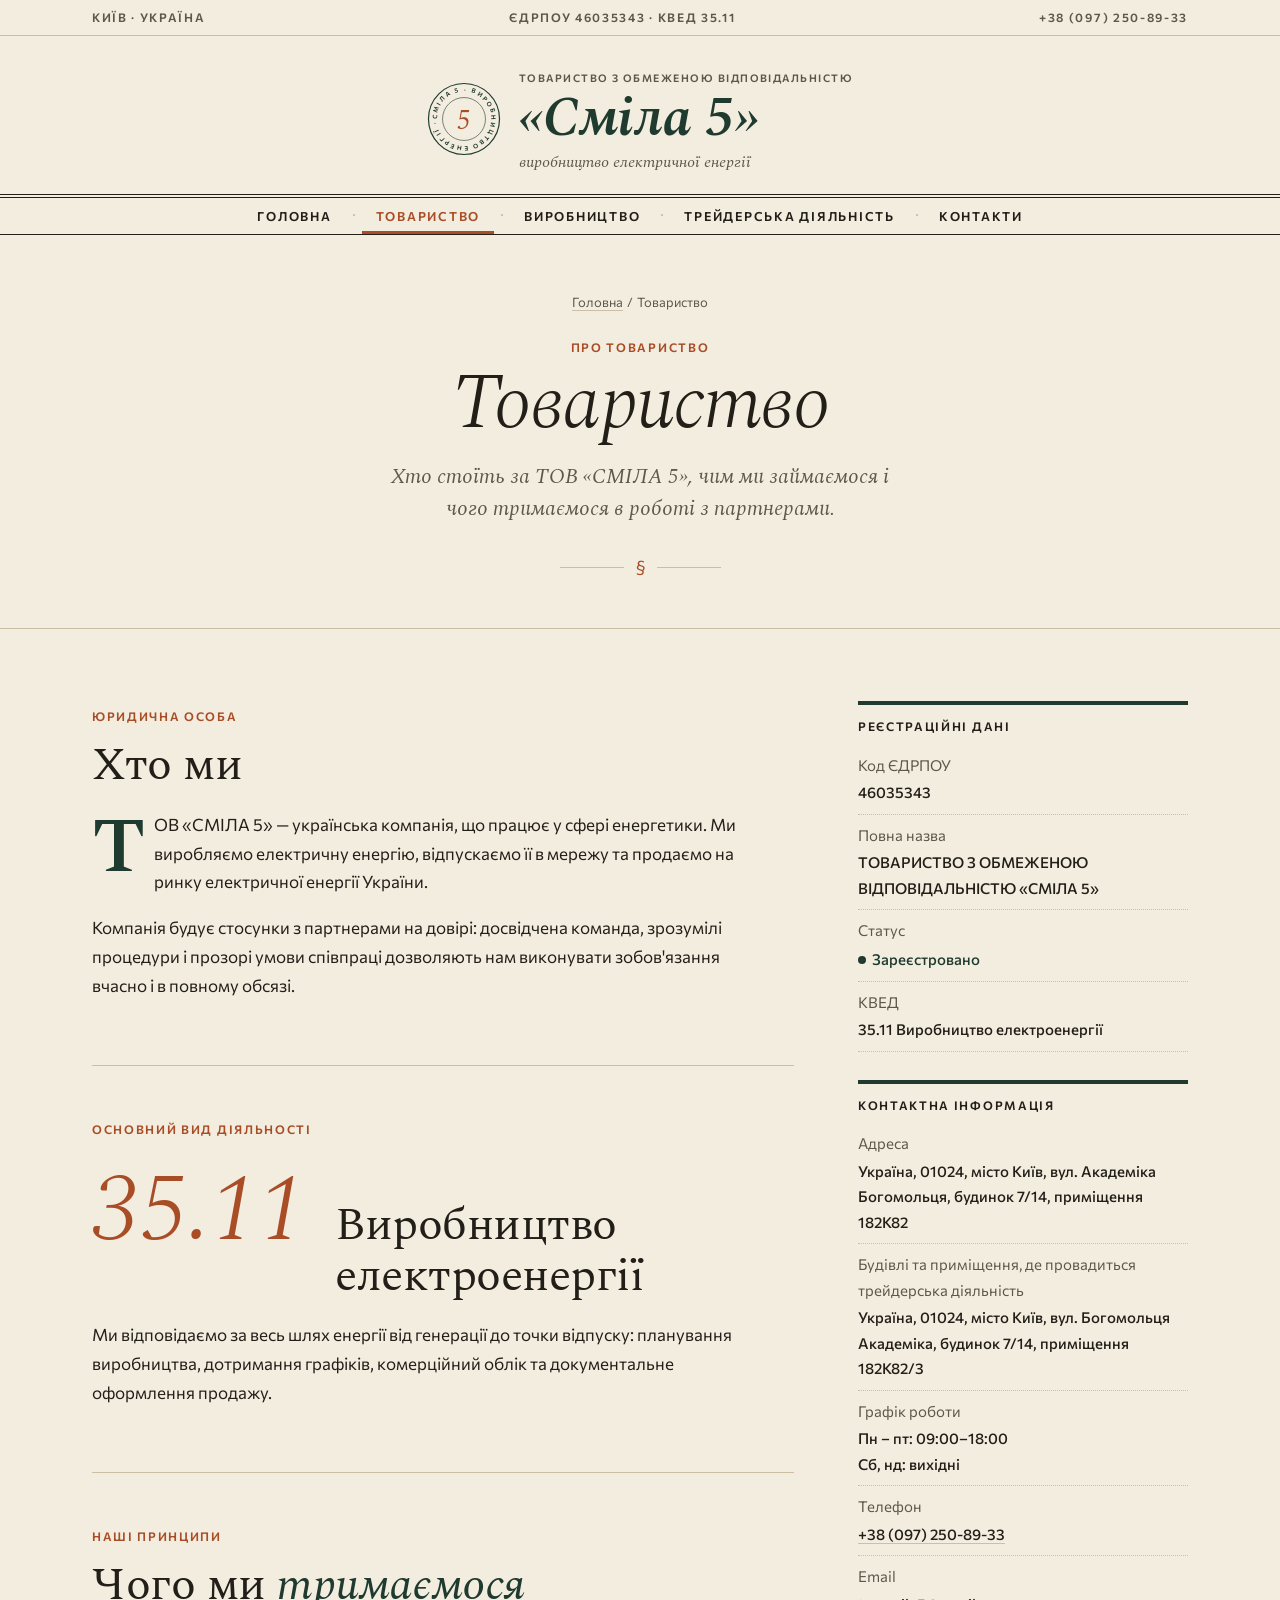
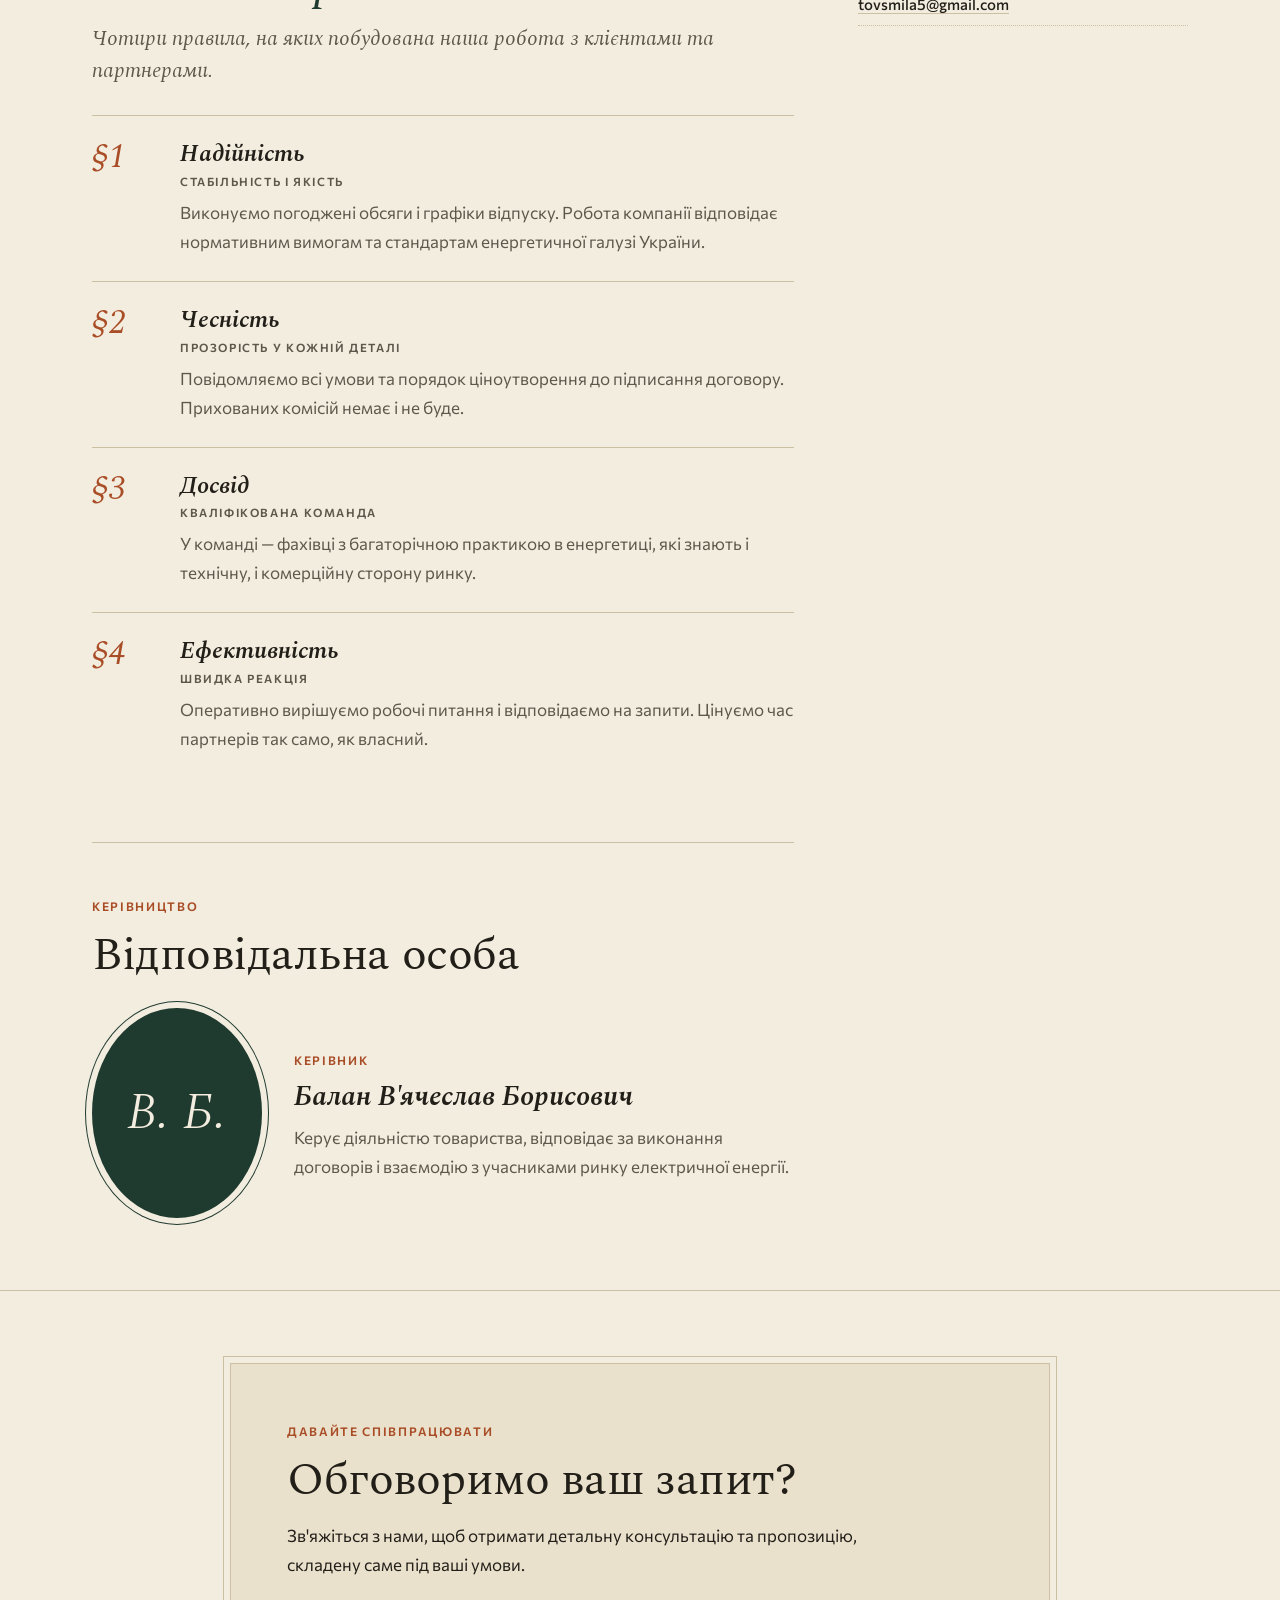
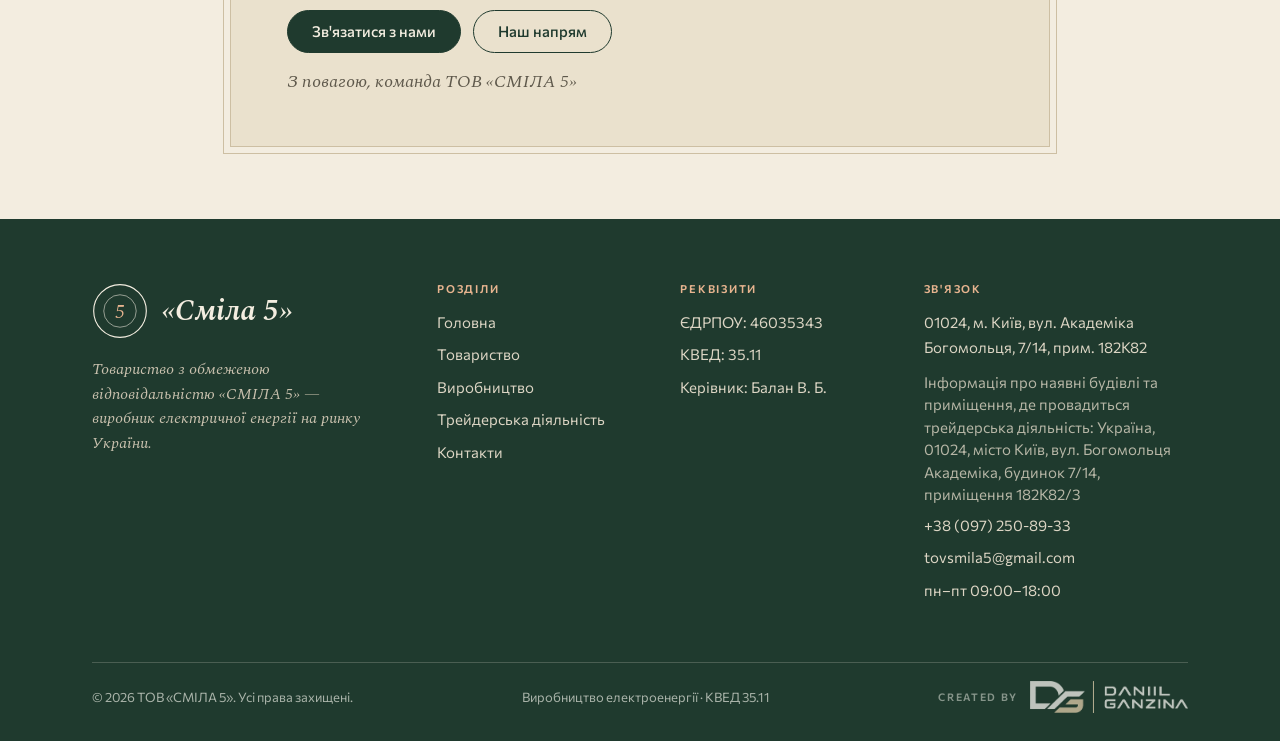
<file: pro-nas.html>
<!doctype html>
<html lang="uk">
<head>
<meta charset="utf-8">
<meta name="viewport" content="width=device-width, initial-scale=1">
<meta name="robots" content="noindex, nofollow">
<title>Товариство — ТОВ «СМІЛА 5»</title>
<meta name="description" content="ТОВ «СМІЛА 5»: реєстраційні дані, основний вид діяльності, принципи роботи та керівництво.">
<link rel="icon" href="data:image/svg+xml,%3Csvg xmlns='http://www.w3.org/2000/svg' viewBox='0 0 100 100'%3E%3Ccircle cx='50' cy='50' r='46' fill='%23F3EDE0' stroke='%231F3A2E' stroke-width='6'/%3E%3Ctext x='50' y='70' text-anchor='middle' font-family='Georgia' font-style='italic' font-size='58' fill='%231F3A2E'%3E5%3C/text%3E%3C/svg%3E">
<link rel="preconnect" href="https://fonts.googleapis.com">
<link rel="preconnect" href="https://fonts.gstatic.com" crossorigin>
<link href="https://fonts.googleapis.com/css2?family=Commissioner:wght@400;500;600&family=Spectral:ital,wght@0,300;0,400;0,600;1,300;1,400;1,500;1,600&display=swap" rel="stylesheet">
<link rel="stylesheet" href="assets/smila.css">
</head>
<body>

<div class="topline">
  <div class="wrap sc">
    <span>Київ · Україна</span>
    <span>ЄДРПОУ 46035343 · КВЕД 35.11</span>
    <a href="tel:+380972508933">+38 (097) 250-89-33</a>
  </div>
</div>

<header class="mast">
  <a class="mast__link" href="index.html" aria-label="ТОВ «СМІЛА 5» — на головну">
    <svg class="mast__seal" viewBox="0 0 100 100" aria-hidden="true">
      <defs><path id="seal-c" d="M50,50 m-37,0 a37,37 0 1,1 74,0 a37,37 0 1,1 -74,0"/></defs>
      <circle cx="50" cy="50" r="48" fill="none" stroke="#1F3A2E" stroke-width="1.6"/>
      <circle cx="50" cy="50" r="29" fill="none" stroke="#1F3A2E" stroke-width=".8"/>
      <text font-family="Commissioner, sans-serif" font-size="8.4" font-weight="600" fill="#1F3A2E"><textPath href="#seal-c" textLength="228" lengthAdjust="spacing">СМІЛА 5 · ВИРОБНИЦТВО ЕНЕРГІЇ ·</textPath></text>
      <text x="50" y="63" text-anchor="middle" font-family="Spectral, Georgia, serif" font-style="italic" font-size="36" fill="#A94D26">5</text>
    </svg>
    <span class="mast__words">
      <span class="mast__pre sc">Товариство з обмеженою відповідальністю</span>
      <span class="mast__name" style="display:block">«Сміла 5»</span>
      <span class="mast__post">виробництво електричної енергії</span>
    </span>
  </a>
</header>

<nav class="nav" aria-label="Розділи сайту">
  <div class="nav__bar wrap">
    <span class="nav__here"><em>§</em>Товариство</span>
    <button class="burger" type="button" aria-expanded="false" aria-controls="drawer"><span>Меню</span><span class="burger__box" aria-hidden="true"><i></i><i></i><i></i></span></button>
  </div>
  <ul>
    <li><a href="index.html">Головна</a></li>
    <li><a href="pro-nas.html" aria-current="page">Товариство</a></li>
    <li><a href="vyrobnytstvo.html">Виробництво</a></li>
    <li><a href="normatyvna-baza.html">Трейдерська діяльність</a></li>
    <li><a href="kontakty.html">Контакти</a></li>
  </ul>
</nav>

<!-- drawer -->
<div class="drawer" id="drawer" aria-hidden="true">
  <div class="wrap drawer__in">
    <div class="drawer__top">
      <a class="drawer__brand" href="index.html">«Сміла 5»</a>
      <button class="drawer__close" type="button" aria-label="Закрити меню"><span>Закрити</span><span class="burger__box" aria-hidden="true"><i></i><i></i></span></button>
    </div>
    <ol class="drawer__nav">
      <li><a href="index.html"><span>I.</span>Головна</a></li>
      <li><a href="pro-nas.html" aria-current="page"><span>II.</span>Товариство</a></li>
      <li><a href="vyrobnytstvo.html"><span>III.</span>Виробництво</a></li>
      <li><a href="normatyvna-baza.html"><span>IV.</span>Трейдерська діяльність</a></li>
      <li><a href="kontakty.html"><span>V.</span>Контакти</a></li>
    </ol>
    <div class="drawer__foot">
      <span class="sc">Зв'язок</span>
      <a href="tel:+380972508933">+38 (097) 250-89-33</a>
      <a href="mailto:tovsmila5@gmail.com">tovsmila5@gmail.com</a>
      <span>01024, м. Київ, вул. Академіка Богомольця, 7/14, прим. 182К82</span>
      <span class="addr-extra">Інформація про наявні будівлі та приміщення, де провадиться трейдерська діяльність: Україна, 01024, місто Київ, вул. Богомольця Академіка, будинок 7/14, приміщення 182К82/3</span>
    </div>
  </div>
</div>
<!-- /drawer -->

<main>
  <header class="phead">
    <div class="wrap">
      <nav class="crumbs" aria-label="Хлібні крихти"><a href="index.html">Головна</a> &nbsp;/&nbsp; Товариство</nav>
      <span class="sc kicker">Про товариство</span>
      <h1 class="h1">Товариство</h1>
      <p class="stand">Хто стоїть за ТОВ «СМІЛА 5», чим ми займаємося і чого тримаємося в роботі з партнерами.</p>
      <div class="orn" aria-hidden="true">§</div>
    </div>
  </header>

  <section class="section">
    <div class="wrap article">
      <div class="article__main">
        <section>
          <span class="sc kicker">Юридична особа</span>
          <h2 class="h2" style="margin-top:10px">Хто ми</h2>
          <div class="body">
            <p class="drop">ТОВ «СМІЛА 5» — українська компанія, що працює у сфері енергетики. Ми виробляємо електричну енергію, відпускаємо її в мережу та продаємо на ринку електричної енергії України.</p>
            <p>Компанія будує стосунки з партнерами на довірі: досвідчена команда, зрозумілі процедури і прозорі умови співпраці дозволяють нам виконувати зобов'язання вчасно і в повному обсязі.</p>
          </div>
        </section>

        <section>
          <span class="sc kicker">Основний вид діяльності</span>
          <div class="kved-big">
            <strong>35.11</strong>
            <h2 class="h2">Виробництво електро&shy;енергії</h2>
          </div>
          <div class="body">
            <p>Ми відповідаємо за весь шлях енергії від генерації до точки відпуску: планування виробництва, дотримання графіків, комерційний облік та документальне оформлення продажу.</p>
          </div>
        </section>

        <section>
          <span class="sc kicker">Наші принципи</span>
          <h2 class="h2" style="margin-top:10px">Чого ми <em>тримаємося</em></h2>
          <p class="stand" style="margin-top:14px">Чотири правила, на яких побудована наша робота з клієнтами та партнерами.</p>
          <ol class="paras">
            <li>
              <span class="paras__n">§1</span>
              <div>
                <h3>Надійність</h3>
                <h4>Стабільність і якість</h4>
                <p>Виконуємо погоджені обсяги і графіки відпуску. Робота компанії відповідає нормативним вимогам та стандартам енергетичної галузі України.</p>
              </div>
            </li>
            <li>
              <span class="paras__n">§2</span>
              <div>
                <h3>Чесність</h3>
                <h4>Прозорість у кожній деталі</h4>
                <p>Повідомляємо всі умови та порядок ціноутворення до підписання договору. Прихованих комісій немає і не буде.</p>
              </div>
            </li>
            <li>
              <span class="paras__n">§3</span>
              <div>
                <h3>Досвід</h3>
                <h4>Кваліфікована команда</h4>
                <p>У команді — фахівці з багаторічною практикою в енергетиці, які знають і технічну, і комерційну сторону ринку.</p>
              </div>
            </li>
            <li>
              <span class="paras__n">§4</span>
              <div>
                <h3>Ефективність</h3>
                <h4>Швидка реакція</h4>
                <p>Оперативно вирішуємо робочі питання і відповідаємо на запити. Цінуємо час партнерів так само, як власний.</p>
              </div>
            </li>
          </ol>
        </section>

        <section>
          <span class="sc kicker">Керівництво</span>
          <h2 class="h2" style="margin-top:10px">Відповідальна особа</h2>
          <figure class="portrait">
            <div class="portrait__oval" aria-hidden="true">В. Б.</div>
            <figcaption>
              <span class="sc kicker">Керівник</span>
              <div class="h3" style="margin-top:6px">Балан В'ячеслав Борисович</div>
              <p>Керує діяльністю товариства, відповідає за виконання договорів і взаємодію з учасниками ринку електричної енергії.</p>
            </figcaption>
          </figure>
        </section>
      </div>

      <aside class="aside">
        <div class="note">
          <h3>Реєстраційні дані</h3>
          <dl>
            <div><dt>Код ЄДРПОУ</dt><dd>46035343</dd></div>
            <div><dt>Повна назва</dt><dd>ТОВАРИСТВО З ОБМЕЖЕНОЮ ВІДПОВІДАЛЬНІСТЮ «СМІЛА 5»</dd></div>
            <div><dt>Статус</dt><dd><span class="reg">Зареєстровано</span></dd></div>
            <div><dt>КВЕД</dt><dd>35.11 Виробництво електроенергії</dd></div>
          </dl>
        </div>
        <div class="note">
          <h3>Контактна інформація</h3>
          <dl>
            <div><dt>Адреса</dt><dd>Україна, 01024, місто Київ, вул. Академіка Богомольця, будинок 7/14, приміщення 182К82</dd></div>
            <div><dt>Будівлі та приміщення, де провадиться трейдерська діяльність</dt><dd>Україна, 01024, місто Київ, вул. Богомольця Академіка, будинок 7/14, приміщення 182К82/3</dd></div>
            <div><dt>Графік роботи</dt><dd>Пн – пт: 09:00–18:00<br>Сб, нд: вихідні</dd></div>
            <div><dt>Телефон</dt><dd><a href="tel:+380972508933">+38 (097) 250-89-33</a></dd></div>
            <div><dt>Email</dt><dd><a href="mailto:tovsmila5@gmail.com">tovsmila5@gmail.com</a></dd></div>
          </dl>
        </div>
      </aside>
    </div>
  </section>

  <section class="section">
    <div class="wrap">
      <div class="letter">
        <span class="sc kicker">Давайте співпрацювати</span>
        <h2 class="h2">Обговоримо ваш запит?</h2>
        <p>Зв'яжіться з нами, щоб отримати детальну консультацію та пропозицію, складену саме під ваші умови.</p>
        <div class="btns">
          <a class="btn" href="kontakty.html#lyst">Зв'язатися з нами</a>
          <a class="btn btn--line" href="vyrobnytstvo.html">Наш напрям</a>
        </div>
        <p class="letter__sign">З повагою, команда ТОВ «СМІЛА 5»</p>
      </div>
    </div>
  </section>
</main>

<footer class="foot">
  <div class="wrap">
    <div class="foot__grid">
      <div>
        <a class="foot__brand" href="index.html">
          <svg viewBox="0 0 100 100" aria-hidden="true"><circle cx="50" cy="50" r="47" fill="none" stroke="#F3EDE0" stroke-width="2"/><circle cx="50" cy="50" r="29" fill="none" stroke="#F3EDE0" stroke-width="1"/><text x="50" y="63" text-anchor="middle" font-family="Spectral, Georgia, serif" font-style="italic" font-size="36" fill="#E7B48F">5</text></svg>
          <span>«Сміла 5»</span>
        </a>
        <p class="foot__about">Товариство з обмеженою відповідальністю «СМІЛА 5» — виробник електричної енергії на ринку України.</p>
      </div>
      <div>
        <h4>Розділи</h4>
        <ul>
          <li><a href="index.html">Головна</a></li>
          <li><a href="pro-nas.html">Товариство</a></li>
          <li><a href="vyrobnytstvo.html">Виробництво</a></li>
          <li><a href="normatyvna-baza.html">Трейдерська діяльність</a></li>
          <li><a href="kontakty.html">Контакти</a></li>
        </ul>
      </div>
      <div>
        <h4>Реквізити</h4>
        <ul>
          <li>ЄДРПОУ: 46035343</li>
          <li>КВЕД: 35.11</li>
          <li>Керівник: Балан В. Б.</li>
        </ul>
      </div>
      <div>
        <h4>Зв'язок</h4>
        <ul>
          <li>01024, м. Київ, вул. Академіка Богомольця, 7/14, прим. 182К82</li>
          <li class="addr-extra">Інформація про наявні будівлі та приміщення, де провадиться трейдерська діяльність: Україна, 01024, місто Київ, вул. Богомольця Академіка, будинок 7/14, приміщення 182К82/3</li>
          <li><a href="tel:+380972508933">+38 (097) 250-89-33</a></li>
          <li><a href="mailto:tovsmila5@gmail.com">tovsmila5@gmail.com</a></li>
          <li>пн–пт 09:00–18:00</li>
        </ul>
      </div>
    </div>
    <div class="colophon">
      <span>© 2026 ТОВ «СМІЛА 5». Усі права захищені.</span>
      <span>Виробництво електроенергії · КВЕД 35.11</span>
      <a class="credit" href="https://shiny3q.github.io/DANIIL-GANZINA/" target="_blank" rel="noopener">
        <span>Created by</span>
        <img src="assets/daniil-ganzina.png" alt="Daniil Ganzina" width="158" height="32" loading="lazy">
      </a>
    </div>
  </div>
</footer>

<script src="assets/smila.js"></script>
</body>
</html>
</file>
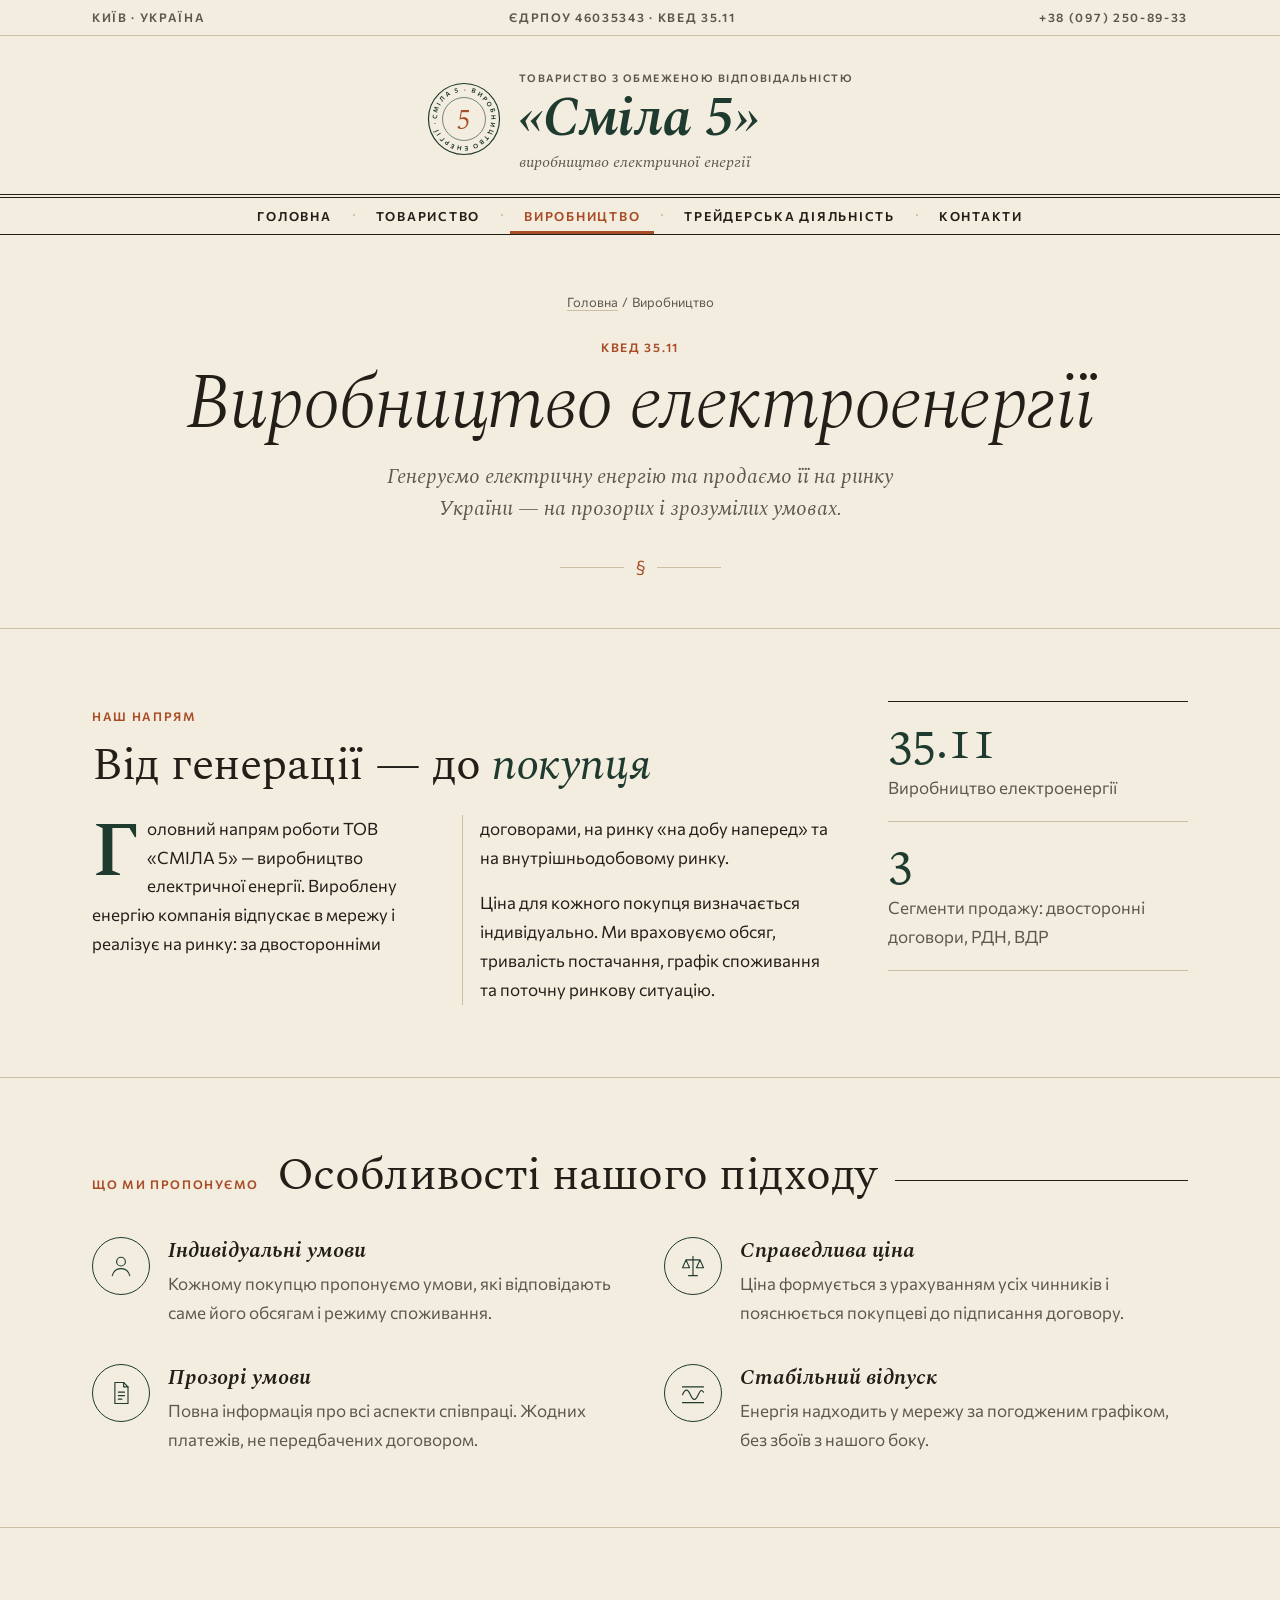
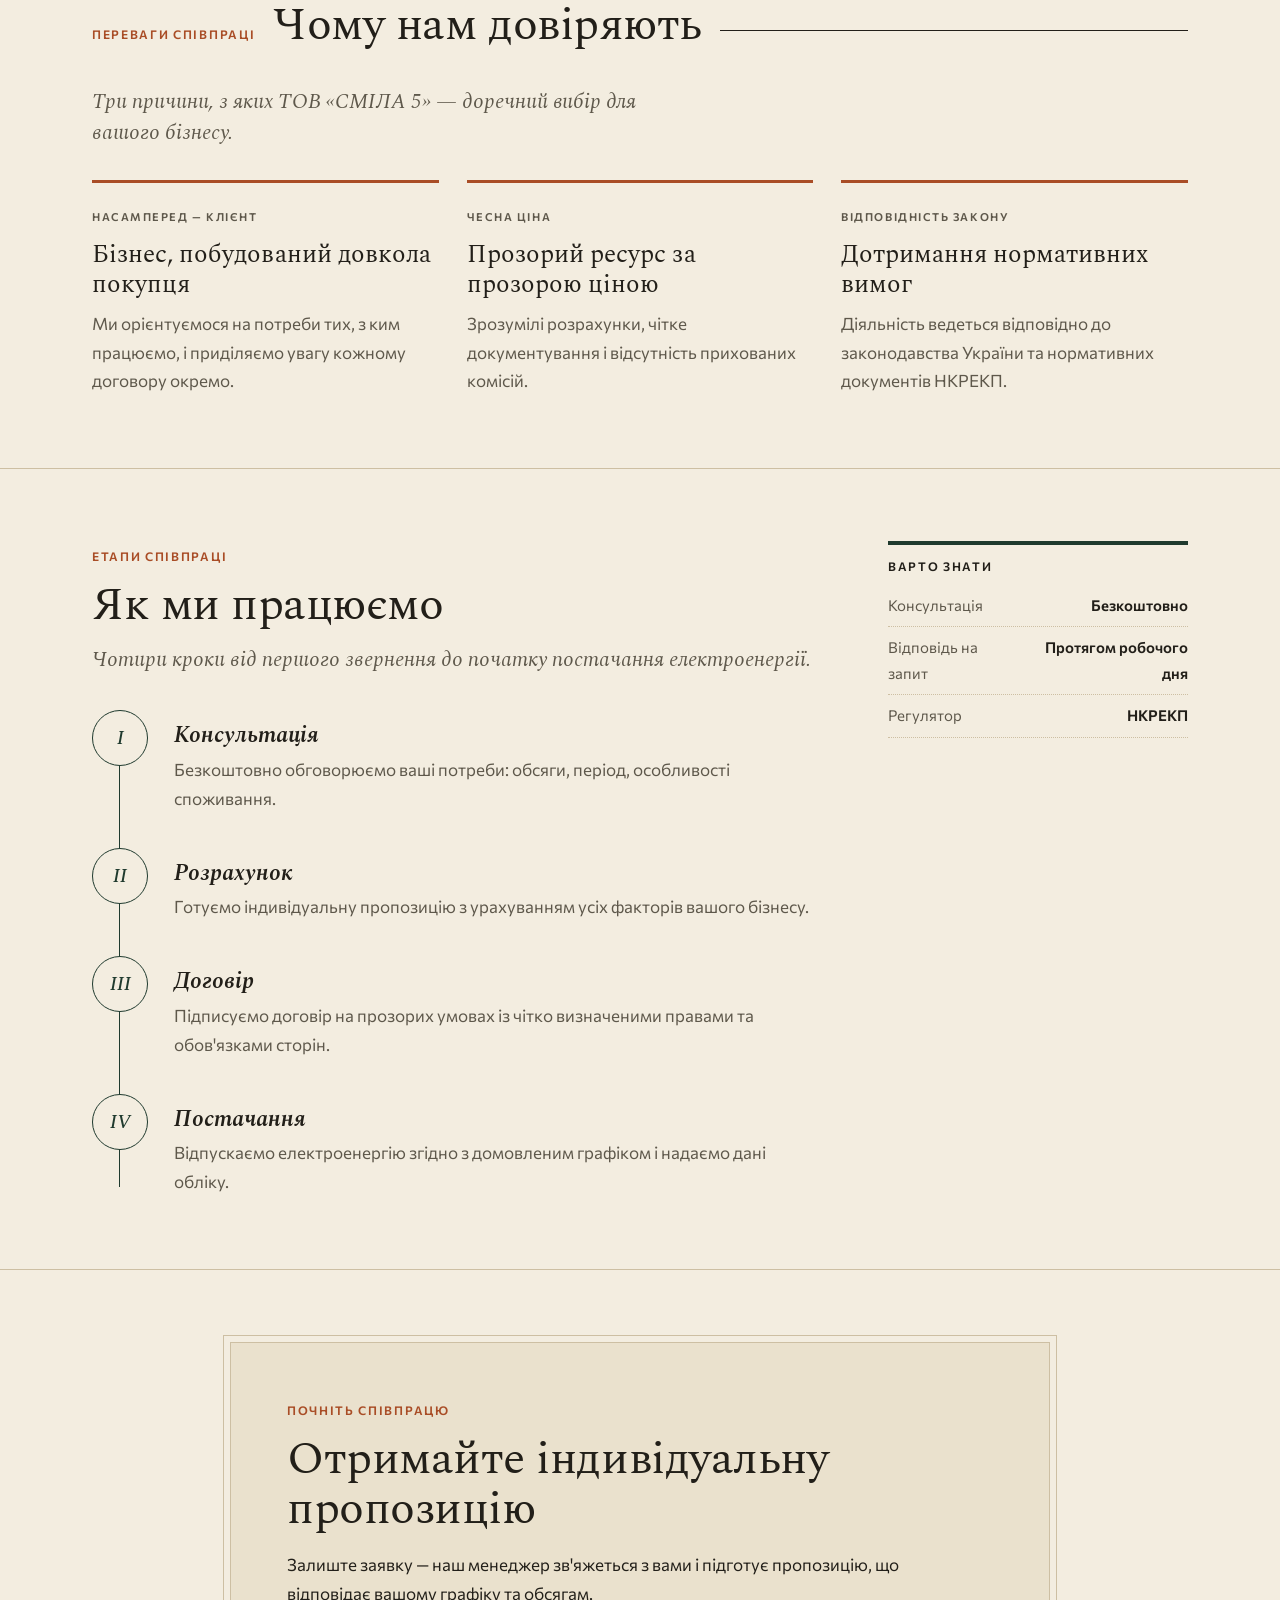
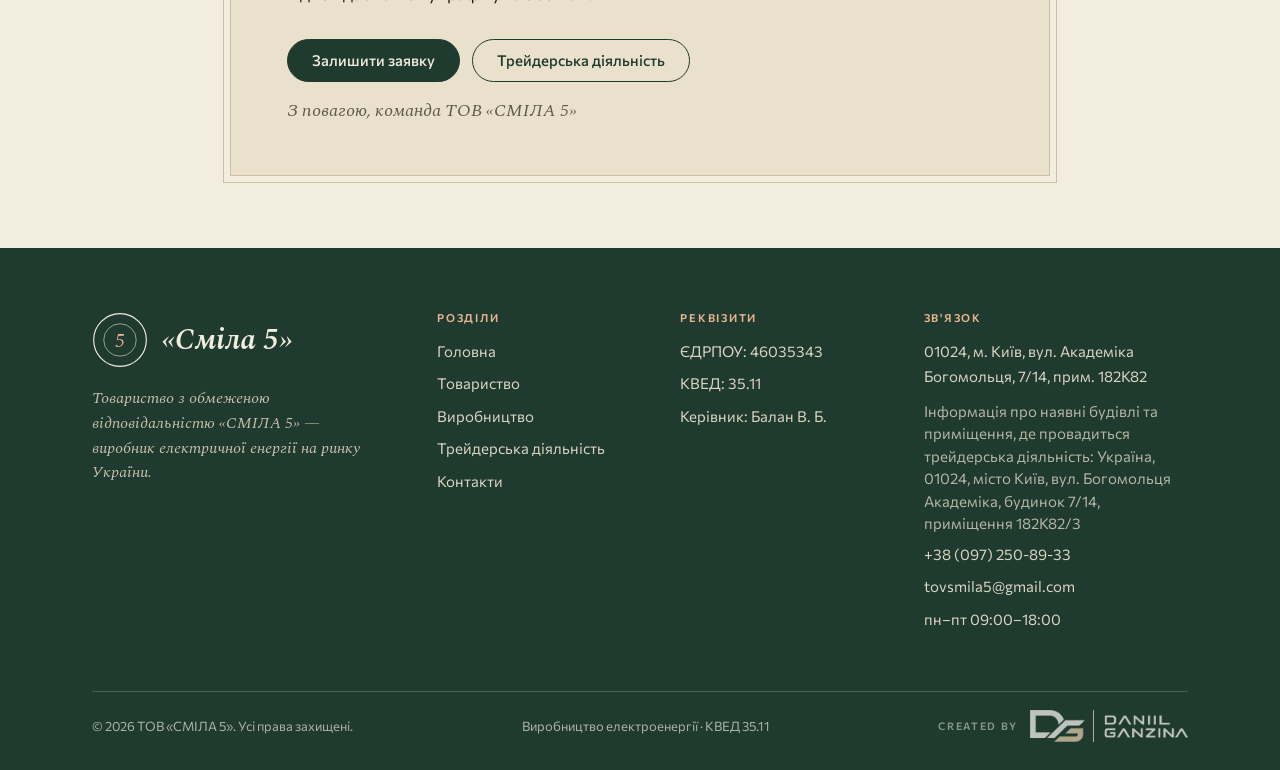
<file: vyrobnytstvo.html>
<!doctype html>
<html lang="uk">
<head>
<meta charset="utf-8">
<meta name="viewport" content="width=device-width, initial-scale=1">
<meta name="robots" content="noindex, nofollow">
<title>Виробництво електроенергії — ТОВ «СМІЛА 5»</title>
<meta name="description" content="Напрям діяльності ТОВ «СМІЛА 5»: виробництво та продаж електричної енергії. Що ми пропонуємо, чому нам довіряють і як побудована співпраця.">
<link rel="icon" href="data:image/svg+xml,%3Csvg xmlns='http://www.w3.org/2000/svg' viewBox='0 0 100 100'%3E%3Ccircle cx='50' cy='50' r='46' fill='%23F3EDE0' stroke='%231F3A2E' stroke-width='6'/%3E%3Ctext x='50' y='70' text-anchor='middle' font-family='Georgia' font-style='italic' font-size='58' fill='%231F3A2E'%3E5%3C/text%3E%3C/svg%3E">
<link rel="preconnect" href="https://fonts.googleapis.com">
<link rel="preconnect" href="https://fonts.gstatic.com" crossorigin>
<link href="https://fonts.googleapis.com/css2?family=Commissioner:wght@400;500;600&family=Spectral:ital,wght@0,300;0,400;0,600;1,300;1,400;1,500;1,600&display=swap" rel="stylesheet">
<link rel="stylesheet" href="assets/smila.css">
</head>
<body>

<div class="topline">
  <div class="wrap sc">
    <span>Київ · Україна</span>
    <span>ЄДРПОУ 46035343 · КВЕД 35.11</span>
    <a href="tel:+380972508933">+38 (097) 250-89-33</a>
  </div>
</div>

<header class="mast">
  <a class="mast__link" href="index.html" aria-label="ТОВ «СМІЛА 5» — на головну">
    <svg class="mast__seal" viewBox="0 0 100 100" aria-hidden="true">
      <defs><path id="seal-c" d="M50,50 m-37,0 a37,37 0 1,1 74,0 a37,37 0 1,1 -74,0"/></defs>
      <circle cx="50" cy="50" r="48" fill="none" stroke="#1F3A2E" stroke-width="1.6"/>
      <circle cx="50" cy="50" r="29" fill="none" stroke="#1F3A2E" stroke-width=".8"/>
      <text font-family="Commissioner, sans-serif" font-size="8.4" font-weight="600" fill="#1F3A2E"><textPath href="#seal-c" textLength="228" lengthAdjust="spacing">СМІЛА 5 · ВИРОБНИЦТВО ЕНЕРГІЇ ·</textPath></text>
      <text x="50" y="63" text-anchor="middle" font-family="Spectral, Georgia, serif" font-style="italic" font-size="36" fill="#A94D26">5</text>
    </svg>
    <span class="mast__words">
      <span class="mast__pre sc">Товариство з обмеженою відповідальністю</span>
      <span class="mast__name" style="display:block">«Сміла 5»</span>
      <span class="mast__post">виробництво електричної енергії</span>
    </span>
  </a>
</header>

<nav class="nav" aria-label="Розділи сайту">
  <div class="nav__bar wrap">
    <span class="nav__here"><em>§</em>Виробництво</span>
    <button class="burger" type="button" aria-expanded="false" aria-controls="drawer"><span>Меню</span><span class="burger__box" aria-hidden="true"><i></i><i></i><i></i></span></button>
  </div>
  <ul>
    <li><a href="index.html">Головна</a></li>
    <li><a href="pro-nas.html">Товариство</a></li>
    <li><a href="vyrobnytstvo.html" aria-current="page">Виробництво</a></li>
    <li><a href="normatyvna-baza.html">Трейдерська діяльність</a></li>
    <li><a href="kontakty.html">Контакти</a></li>
  </ul>
</nav>

<!-- drawer -->
<div class="drawer" id="drawer" aria-hidden="true">
  <div class="wrap drawer__in">
    <div class="drawer__top">
      <a class="drawer__brand" href="index.html">«Сміла 5»</a>
      <button class="drawer__close" type="button" aria-label="Закрити меню"><span>Закрити</span><span class="burger__box" aria-hidden="true"><i></i><i></i></span></button>
    </div>
    <ol class="drawer__nav">
      <li><a href="index.html"><span>I.</span>Головна</a></li>
      <li><a href="pro-nas.html"><span>II.</span>Товариство</a></li>
      <li><a href="vyrobnytstvo.html" aria-current="page"><span>III.</span>Виробництво</a></li>
      <li><a href="normatyvna-baza.html"><span>IV.</span>Трейдерська діяльність</a></li>
      <li><a href="kontakty.html"><span>V.</span>Контакти</a></li>
    </ol>
    <div class="drawer__foot">
      <span class="sc">Зв'язок</span>
      <a href="tel:+380972508933">+38 (097) 250-89-33</a>
      <a href="mailto:tovsmila5@gmail.com">tovsmila5@gmail.com</a>
      <span>01024, м. Київ, вул. Академіка Богомольця, 7/14, прим. 182К82</span>
      <span class="addr-extra">Інформація про наявні будівлі та приміщення, де провадиться трейдерська діяльність: Україна, 01024, місто Київ, вул. Богомольця Академіка, будинок 7/14, приміщення 182К82/3</span>
    </div>
  </div>
</div>
<!-- /drawer -->

<main>
  <header class="phead">
    <div class="wrap">
      <nav class="crumbs" aria-label="Хлібні крихти"><a href="index.html">Головна</a> &nbsp;/&nbsp; Виробництво</nav>
      <span class="sc kicker">КВЕД 35.11</span>
      <h1 class="h1">Виробництво електроенергії</h1>
      <p class="stand">Генеруємо електричну енергію та продаємо її на ринку України — на прозорих і зрозумілих умовах.</p>
      <div class="orn" aria-hidden="true">§</div>
    </div>
  </header>

  <section class="section">
    <div class="wrap about">
      <div>
        <span class="sc kicker">Наш напрям</span>
        <h2 class="h2" style="margin-top:10px">Від генерації — до <em>покупця</em></h2>
        <div class="body">
          <p class="drop">Головний напрям роботи ТОВ «СМІЛА 5» — виробництво електричної енергії. Вироблену енергію компанія відпускає в мережу і реалізує на ринку: за двосторонніми договорами, на ринку «на добу наперед» та на внутрішньодобовому ринку.</p>
          <p>Ціна для кожного покупця визначається індивідуально. Ми враховуємо обсяг, тривалість постачання, графік споживання та поточну ринкову ситуацію.</p>
        </div>
      </div>
      <div class="ledger">
        <div><strong>35.11</strong><span>Виробництво електроенергії</span></div>
        <div><strong>3</strong><span>Сегменти продажу: двосторонні договори, РДН, ВДР</span></div>
      </div>
    </div>
  </section>

  <section class="section">
    <div class="wrap">
      <div class="sec-head"><span class="sc kicker">Що ми пропонуємо</span><h2 class="h2">Особливості нашого підходу</h2></div>
      <div class="offers">
        <div class="offer">
          <span class="offer__ico"><svg viewBox="0 0 32 32" aria-hidden="true"><circle cx="16" cy="11" r="5"/><path d="M6 27c1.5-5.5 5.5-8 10-8s8.5 2.5 10 8"/></svg></span>
          <div><h3>Індивідуальні умови</h3><p>Кожному покупцю пропонуємо умови, які відповідають саме його обсягам і режиму споживання.</p></div>
        </div>
        <div class="offer">
          <span class="offer__ico"><svg viewBox="0 0 32 32" aria-hidden="true"><path d="M16 5v22M8 9h16M8 9l-4 9h8zM24 9l-4 9h8zM11 27h10"/></svg></span>
          <div><h3>Справедлива ціна</h3><p>Ціна формується з урахуванням усіх чинників і пояснюється покупцеві до підписання договору.</p></div>
        </div>
        <div class="offer">
          <span class="offer__ico"><svg viewBox="0 0 32 32" aria-hidden="true"><path d="M9 4h10l5 5v19H9z"/><path d="M19 4v5h5M13 15h7M13 19h7M13 23h4"/></svg></span>
          <div><h3>Прозорі умови</h3><p>Повна інформація про всі аспекти співпраці. Жодних платежів, не передбачених договором.</p></div>
        </div>
        <div class="offer">
          <span class="offer__ico"><svg viewBox="0 0 32 32" aria-hidden="true"><path d="M4 18c3-7 6-7 9 0s6 7 9 0 4-5 6-3"/><path d="M4 9h24M4 27h24"/></svg></span>
          <div><h3>Стабільний відпуск</h3><p>Енергія надходить у мережу за погодженим графіком, без збоїв з нашого боку.</p></div>
        </div>
      </div>
    </div>
  </section>

  <section class="section">
    <div class="wrap">
      <div class="sec-head"><span class="sc kicker">Переваги співпраці</span><h2 class="h2">Чому нам довіряють</h2></div>
      <p class="stand" style="max-width:52ch">Три причини, з яких ТОВ «СМІЛА 5» — доречний вибір для вашого бізнесу.</p>
      <div class="trust">
        <article>
          <span class="sc">Насамперед — клієнт</span>
          <h3>Бізнес, побудований довкола покупця</h3>
          <p>Ми орієнтуємося на потреби тих, з ким працюємо, і приділяємо увагу кожному договору окремо.</p>
        </article>
        <article>
          <span class="sc">Чесна ціна</span>
          <h3>Прозорий ресурс за прозорою ціною</h3>
          <p>Зрозумілі розрахунки, чітке документування і відсутність прихованих комісій.</p>
        </article>
        <article>
          <span class="sc">Відповідність закону</span>
          <h3>Дотримання нормативних вимог</h3>
          <p>Діяльність ведеться відповідно до законодавства України та нормативних документів НКРЕКП.</p>
        </article>
      </div>
    </div>
  </section>

  <section class="section">
    <div class="wrap about">
      <div>
        <span class="sc kicker">Етапи співпраці</span>
        <h2 class="h2" style="margin-top:10px">Як ми працюємо</h2>
        <p class="stand" style="margin-top:14px">Чотири кроки від першого звернення до початку постачання електроенергії.</p>
        <ol class="course">
          <li><span class="course__n">I</span><div><h3>Консультація</h3><p>Безкоштовно обговорюємо ваші потреби: обсяги, період, особливості споживання.</p></div></li>
          <li><span class="course__n">II</span><div><h3>Розрахунок</h3><p>Готуємо індивідуальну пропозицію з урахуванням усіх факторів вашого бізнесу.</p></div></li>
          <li><span class="course__n">III</span><div><h3>Договір</h3><p>Підписуємо договір на прозорих умовах із чітко визначеними правами та обов'язками сторін.</p></div></li>
          <li><span class="course__n">IV</span><div><h3>Постачання</h3><p>Відпускаємо електроенергію згідно з домовленим графіком і надаємо дані обліку.</p></div></li>
        </ol>
      </div>
      <div class="note" style="margin-top:0">
        <h3>Варто знати</h3>
        <dl>
          <div><dt>Консультація</dt><dd>Безкоштовно</dd></div>
          <div><dt>Відповідь на запит</dt><dd>Протягом робочого дня</dd></div>
          <div><dt>Регулятор</dt><dd>НКРЕКП</dd></div>
        </dl>
      </div>
    </div>
  </section>

  <section class="section">
    <div class="wrap">
      <div class="letter">
        <span class="sc kicker">Почніть співпрацю</span>
        <h2 class="h2">Отримайте індивідуальну пропозицію</h2>
        <p>Залиште заявку — наш менеджер зв'яжеться з вами і підготує пропозицію, що відповідає вашому графіку та обсягам.</p>
        <div class="btns">
          <a class="btn" href="kontakty.html#lyst">Залишити заявку</a>
          <a class="btn btn--line" href="normatyvna-baza.html">Трейдерська діяльність</a>
        </div>
        <p class="letter__sign">З повагою, команда ТОВ «СМІЛА 5»</p>
      </div>
    </div>
  </section>
</main>

<footer class="foot">
  <div class="wrap">
    <div class="foot__grid">
      <div>
        <a class="foot__brand" href="index.html">
          <svg viewBox="0 0 100 100" aria-hidden="true"><circle cx="50" cy="50" r="47" fill="none" stroke="#F3EDE0" stroke-width="2"/><circle cx="50" cy="50" r="29" fill="none" stroke="#F3EDE0" stroke-width="1"/><text x="50" y="63" text-anchor="middle" font-family="Spectral, Georgia, serif" font-style="italic" font-size="36" fill="#E7B48F">5</text></svg>
          <span>«Сміла 5»</span>
        </a>
        <p class="foot__about">Товариство з обмеженою відповідальністю «СМІЛА 5» — виробник електричної енергії на ринку України.</p>
      </div>
      <div>
        <h4>Розділи</h4>
        <ul>
          <li><a href="index.html">Головна</a></li>
          <li><a href="pro-nas.html">Товариство</a></li>
          <li><a href="vyrobnytstvo.html">Виробництво</a></li>
          <li><a href="normatyvna-baza.html">Трейдерська діяльність</a></li>
          <li><a href="kontakty.html">Контакти</a></li>
        </ul>
      </div>
      <div>
        <h4>Реквізити</h4>
        <ul>
          <li>ЄДРПОУ: 46035343</li>
          <li>КВЕД: 35.11</li>
          <li>Керівник: Балан В. Б.</li>
        </ul>
      </div>
      <div>
        <h4>Зв'язок</h4>
        <ul>
          <li>01024, м. Київ, вул. Академіка Богомольця, 7/14, прим. 182К82</li>
          <li class="addr-extra">Інформація про наявні будівлі та приміщення, де провадиться трейдерська діяльність: Україна, 01024, місто Київ, вул. Богомольця Академіка, будинок 7/14, приміщення 182К82/3</li>
          <li><a href="tel:+380972508933">+38 (097) 250-89-33</a></li>
          <li><a href="mailto:tovsmila5@gmail.com">tovsmila5@gmail.com</a></li>
          <li>пн–пт 09:00–18:00</li>
        </ul>
      </div>
    </div>
    <div class="colophon">
      <span>© 2026 ТОВ «СМІЛА 5». Усі права захищені.</span>
      <span>Виробництво електроенергії · КВЕД 35.11</span>
      <a class="credit" href="https://shiny3q.github.io/DANIIL-GANZINA/" target="_blank" rel="noopener">
        <span>Created by</span>
        <img src="assets/daniil-ganzina.png" alt="Daniil Ganzina" width="158" height="32" loading="lazy">
      </a>
    </div>
  </div>
</footer>

<script src="assets/smila.js"></script>
</body>
</html>
</file>
<file: assets/smila.css>
/* ТОВ «СМІЛА 5» — редакційний стиль */
:root {
  --cream: #F3EDE0;
  --cream-2: #EAE1CD;
  --ink: #221F19;
  --ink-2: #5E584B;
  --forest: #1F3A2E;
  --forest-2: #2D4E3F;
  --terra: #A94D26;
  --rule: #CDBFA3;
  --serif: "Spectral", Georgia, "Times New Roman", serif;
  --sans: "Commissioner", system-ui, sans-serif;
}
*, *::before, *::after { box-sizing: border-box; }
html { scroll-behavior: smooth; }
body {
  margin: 0;
  background: var(--cream);
  color: var(--ink);
  font: 400 17px/1.7 var(--sans);
  -webkit-font-smoothing: antialiased;
}
a { color: inherit; }
img, svg { display: block; }
h1, h2, h3, h4, p, figure, blockquote { margin: 0; }
ul, ol { margin: 0; padding: 0; }

.wrap { max-width: 1160px; margin: 0 auto; padding: 0 32px; }
.sc { font: 600 12px/1.4 var(--sans); letter-spacing: .14em; text-transform: uppercase; }
.kicker { color: var(--terra); }

/* ---------- Masthead ---------- */
.topline { border-bottom: 1px solid var(--rule); }
.topline .wrap { display: flex; justify-content: space-between; gap: 16px; padding-top: 9px; padding-bottom: 9px; color: var(--ink-2); }
.topline a { text-decoration: none; }
.topline a:hover { color: var(--terra); }

.mast { text-align: center; padding: 26px 0 18px; }
.mast__link { display: inline-flex; align-items: center; gap: 18px; text-decoration: none; }
.mast__seal { width: 74px; height: 74px; flex: none; }
.mast__words { text-align: left; }
.mast__pre { color: var(--ink-2); font-size: 10.5px; }
.mast__name { font: italic 600 56px/1 var(--serif); letter-spacing: -.01em; color: var(--forest); }
.mast__post { font: italic 400 16px/1.3 var(--serif); color: var(--ink-2); }

.nav { border-top: 4px double var(--ink); border-bottom: 1px solid var(--ink); }
.nav ul { list-style: none; display: flex; justify-content: center; gap: 0; overflow-x: auto; scrollbar-width: none; }
.nav ul::-webkit-scrollbar { display: none; }
.nav li + li::before { content: "·"; color: var(--rule); padding: 0 6px; }
.nav li { display: flex; align-items: center; white-space: nowrap; }
.nav a { display: inline-block; padding: 12px 14px; text-decoration: none; font: 600 12.5px/1 var(--sans); letter-spacing: .14em; text-transform: uppercase; }
.nav a:hover { color: var(--terra); }
.nav a[aria-current="page"] { color: var(--terra); box-shadow: inset 0 -3px 0 var(--terra); }

/* ---------- Typo ---------- */
.h1 { font: 300 clamp(34px, 6vw, 82px)/1.02 var(--serif); overflow-wrap: break-word; letter-spacing: -.02em; }
.h1 em, .h2 em { font-style: italic; color: var(--forest); }
.h2 { font: 400 clamp(30px, 3.6vw, 46px)/1.1 var(--serif); letter-spacing: -.01em; }
.h3 { font: italic 600 24px/1.25 var(--serif); }
.stand { font: italic 400 21px/1.5 var(--serif); color: var(--ink-2); }
.body p + p { margin-top: 1em; }
.drop::first-letter { float: left; font: 600 4.6em/.78 var(--serif); color: var(--forest); margin: .08em .1em 0 0; }

.btn {
  display: inline-flex; align-items: center; gap: 10px;
  padding: 13px 24px;
  border-radius: 999px;
  background: var(--forest);
  color: var(--cream);
  border: 1px solid var(--forest);
  font: 500 15px/1 var(--sans);
  text-decoration: none;
  cursor: pointer;
  transition: background .2s, color .2s;
  max-width: 100%;
  overflow-wrap: anywhere;
}
.btn:hover { background: var(--terra); border-color: var(--terra); }
.btn--line { background: transparent; color: var(--forest); }
.btn--line:hover { background: var(--forest); color: var(--cream); border-color: var(--forest); }
.btns { display: flex; flex-wrap: wrap; gap: 12px; margin-top: 30px; }
.more { display: inline-block; margin-top: 22px; font: italic 500 18px/1.3 var(--serif); color: var(--terra); text-decoration: none; border-bottom: 1px solid currentColor; }
.more:hover { color: var(--forest); }

.section { padding: 72px 0; }
.section + .section { border-top: 1px solid var(--rule); }
.sec-head { display: flex; align-items: baseline; gap: 18px; margin-bottom: 36px; }
.sec-head::after { content: ""; flex: 1; border-bottom: 1px solid var(--ink); transform: translateY(-8px); }
.sec-head--c { justify-content: center; text-align: center; flex-direction: column; align-items: center; gap: 8px; }
.sec-head--c::after { display: none; }

/* ---------- Lead story ---------- */
.lead-story { display: grid; grid-template-columns: 1fr 320px; gap: 0; padding: 48px 0 64px; }
.lead-story__main { padding-right: 48px; border-right: 1px solid var(--rule); }
.lead-story__main .stand { margin-top: 22px; max-width: 40ch; }
.lead-story__main .body { margin-top: 28px; columns: 2; column-gap: 36px; column-rule: 1px solid var(--rule); }
.lead-story__side { padding-left: 32px; }
.lead-story .h1 { margin-top: 14px; }

.engr { width: 100%; max-width: 320px; height: auto; margin: 0 auto; color: var(--forest); }
.engr-cap { margin-top: 8px; font: italic 400 14px/1.4 var(--serif); color: var(--ink-2); text-align: center; }

.note { margin-top: 28px; border-top: 4px solid var(--forest); padding-top: 14px; }
.note h3 { font: 600 12px/1.3 var(--sans); letter-spacing: .14em; text-transform: uppercase; }
.note dl { margin: 10px 0 0; }
.note div { display: flex; justify-content: space-between; gap: 10px; padding: 8px 0; border-bottom: 1px dotted var(--rule); font-size: 15px; }
.note dt { color: var(--ink-2); }
.note dd { margin: 0; font-weight: 600; text-align: right; }

/* ---------- Pillars ---------- */
.pillars { display: grid; grid-template-columns: repeat(3, 1fr); }
.pillar { padding: 0 32px; }
.pillar:first-child { padding-left: 0; }
.pillar:last-child { padding-right: 0; }
.pillar + .pillar { border-left: 1px solid var(--rule); }
.pillar__num { font: italic 300 64px/1 var(--serif); color: var(--terra); }
.pillar h3 { margin-top: 10px; }
.pillar p { margin-top: 10px; color: var(--ink-2); }

.pull { padding: 48px 0; border-top: 1px solid var(--ink); border-bottom: 1px solid var(--ink); text-align: center; }
.pull p { font: italic 300 clamp(26px, 3.4vw, 40px)/1.3 var(--serif); max-width: 30ch; margin: 0 auto; color: var(--forest); }
.pull cite { display: block; margin-top: 18px; font-style: normal; color: var(--ink-2); }

.about { display: grid; grid-template-columns: 1fr 300px; gap: 56px; align-items: start; }
.about .body { margin-top: 24px; columns: 2; column-gap: 36px; column-rule: 1px solid var(--rule); }
.ledger { border-top: 1px solid var(--ink); }
.ledger div { padding: 18px 0; border-bottom: 1px solid var(--rule); }
.ledger strong { display: block; font: 400 48px/1 var(--serif); font-variant-numeric: oldstyle-nums; color: var(--forest); }
.ledger span { display: block; margin-top: 6px; color: var(--ink-2); }

/* Letter CTA */
.letter { position: relative; max-width: 820px; margin: 0 auto; padding: 52px 56px; background: var(--cream-2); border: 1px solid var(--rule); outline: 1px solid var(--rule); outline-offset: 6px; }
.letter .h2 { margin-top: 10px; }
.letter p { margin-top: 16px; max-width: 56ch; }
.letter__sign { margin-top: 26px; font: italic 400 18px/1.4 var(--serif); color: var(--ink-2); }

/* ---------- Page head ---------- */
.phead { text-align: center; padding: 56px 0 46px; border-bottom: 1px solid var(--rule); }
.phead .crumbs { font-size: 13px; color: var(--ink-2); }
.phead .crumbs a { text-decoration: none; border-bottom: 1px solid var(--rule); }
.phead .kicker { display: block; margin-top: 26px; }
.phead .h1 { margin-top: 10px; font-style: italic; }
.phead .stand { max-width: 46ch; margin: 18px auto 0; }
.orn { display: flex; align-items: center; justify-content: center; gap: 12px; margin-top: 28px; color: var(--terra); }
.orn::before, .orn::after { content: ""; width: 64px; border-top: 1px solid var(--rule); }

/* Article + aside */
.article { display: grid; grid-template-columns: 1fr 330px; gap: 64px; align-items: start; }
.article__main > * + * { margin-top: 0; }
.article__main section + section { margin-top: 64px; padding-top: 48px; border-top: 1px solid var(--rule); }
.article__main .body { margin-top: 20px; max-width: 62ch; }
.aside { position: sticky; top: 24px; }
.aside .note:first-child { margin-top: 0; }
.aside .note dd { text-align: left; font-weight: 500; }
.aside .note div { flex-direction: column; gap: 2px; }
.aside .note a { text-decoration: none; border-bottom: 1px solid var(--rule); }
.reg { display: inline-flex; align-items: center; gap: 6px; color: var(--forest); }
.reg::before { content: ""; width: 8px; height: 8px; border-radius: 50%; background: var(--forest); }

.kved-big { display: flex; gap: 28px; align-items: baseline; margin-top: 24px; }
.kved-big strong { font: italic 300 96px/.9 var(--serif); color: var(--terra); }

.paras { list-style: none; margin-top: 28px; }
.paras li { display: grid; grid-template-columns: 70px 1fr; gap: 18px; padding: 24px 0; border-top: 1px solid var(--rule); }
.paras__n { font: italic 400 34px/1 var(--serif); color: var(--terra); }
.paras h3 { font: italic 600 24px/1.2 var(--serif); }
.paras h4 { margin: 4px 0 10px; font: 600 11.5px/1.4 var(--sans); letter-spacing: .14em; text-transform: uppercase; color: var(--ink-2); }
.paras p { color: var(--ink-2); }

.portrait { display: grid; grid-template-columns: 170px 1fr; gap: 32px; align-items: center; margin-top: 28px; }
.portrait__oval { width: 170px; height: 210px; border-radius: 50%; background: var(--forest); color: var(--cream); display: grid; place-items: center; font: italic 300 52px/1 var(--serif); box-shadow: 0 0 0 6px var(--cream), 0 0 0 7px var(--forest); }
.portrait figcaption .h3 { font-size: 28px; }
.portrait figcaption p { margin-top: 10px; color: var(--ink-2); max-width: 48ch; }

/* Offers */
.offers { display: grid; grid-template-columns: 1fr 1fr; gap: 36px 48px; margin-top: 30px; }
.offer { display: grid; grid-template-columns: 58px 1fr; gap: 18px; }
.offer__ico { width: 58px; height: 58px; border: 1px solid var(--forest); border-radius: 50%; display: grid; place-items: center; }
.offer__ico svg { width: 28px; height: 28px; fill: none; stroke: var(--forest); stroke-width: 1.3; stroke-linecap: round; stroke-linejoin: round; }
.offer h3 { font: italic 600 22px/1.25 var(--serif); }
.offer p { margin-top: 6px; color: var(--ink-2); }

.trust { display: grid; grid-template-columns: repeat(3, 1fr); gap: 28px; margin-top: 30px; }
.trust article { border-top: 3px solid var(--terra); padding-top: 18px; }
.trust .sc { color: var(--ink-2); font-size: 11px; }
.trust h3 { margin-top: 10px; font: 400 25px/1.2 var(--serif); }
.trust p { margin-top: 10px; color: var(--ink-2); }

.course { list-style: none; margin-top: 34px; position: relative; }
.course::before { content: ""; position: absolute; left: 27px; top: 10px; bottom: 10px; border-left: 1px solid var(--forest); }
.course li { position: relative; display: grid; grid-template-columns: 56px 1fr; gap: 26px; padding-bottom: 34px; }
.course li:last-child { padding-bottom: 0; }
.course__n { width: 56px; height: 56px; border-radius: 50%; background: var(--cream); border: 1px solid var(--forest); display: grid; place-items: center; font: italic 500 20px/1 var(--serif); color: var(--forest); position: relative; }
.course h3 { font: italic 600 23px/1.2 var(--serif); padding-top: 12px; }
.course p { margin-top: 6px; color: var(--ink-2); max-width: 58ch; }

/* Bibliography */
.biblio { display: grid; grid-template-columns: 1fr 1fr; gap: 0; margin-top: 10px; }
.biblio > div { padding: 0 40px; }
.biblio > div:first-child { padding-left: 0; border-right: 1px solid var(--rule); }
.biblio > div:last-child { padding-right: 0; }
.biblio h2 { font: italic 400 32px/1.1 var(--serif); }
.biblio .sc { display: block; margin-top: 6px; color: var(--ink-2); font-size: 11px; }
.biblio ol { list-style: none; counter-reset: b; margin-top: 22px; }
.biblio li { counter-increment: b; position: relative; padding: 16px 0 16px 42px; border-top: 1px dotted var(--rule); }
.biblio li::before { content: counter(b) "."; position: absolute; left: 0; top: 14px; font: italic 500 22px/1 var(--serif); color: var(--terra); }
.biblio b { font-weight: 600; }
.biblio i { display: block; margin-top: 4px; font: italic 400 16.5px/1.5 var(--serif); color: var(--ink-2); }

/* Contacts */
.letterhead { display: grid; grid-template-columns: repeat(4, 1fr); gap: 0; border-top: 1px solid var(--ink); border-bottom: 1px solid var(--ink); }
.letterhead > div { padding: 24px 22px 26px; }
.letterhead > div + div { border-left: 1px solid var(--rule); }
.letterhead > div:first-child { padding-left: 0; }
.letterhead .sc { color: var(--terra); font-size: 11px; }
.letterhead p, .letterhead a { display: block; margin-top: 10px; text-decoration: none; }
.letterhead a:hover { color: var(--terra); }
.letterhead small { display: block; color: var(--ink-2); font-size: 14.5px; }

.contact-grid { display: grid; grid-template-columns: 1fr 1.25fr; gap: 64px; align-items: start; }
.form {
  padding: 36px 40px 40px;
  background:
    repeating-linear-gradient(to bottom, transparent 0 39px, rgba(31,58,46,.08) 39px 40px),
    #F8F4EA;
  border: 1px solid var(--rule);
  display: grid;
  grid-template-columns: 1fr 1fr;
  gap: 22px 26px;
}
.field { display: grid; gap: 2px; }
.field--full { grid-column: 1 / -1; }
.field label { font: italic 400 15px/1.3 var(--serif); color: var(--ink-2); }
.field input, .field select, .field textarea {
  font: 400 17px/1.4 var(--sans);
  color: var(--ink);
  background: transparent;
  border: 0;
  border-bottom: 1px solid var(--ink);
  border-radius: 0;
  padding: 8px 0;
  width: 100%;
}
.field select { appearance: none; cursor: pointer; background: linear-gradient(45deg, transparent 50%, var(--ink) 50%) calc(100% - 10px) 55% / 6px 6px no-repeat, linear-gradient(135deg, var(--ink) 50%, transparent 50%) calc(100% - 4px) 55% / 6px 6px no-repeat; }
.field textarea { min-height: 120px; resize: vertical; }
.field input:focus, .field select:focus, .field textarea:focus { outline: 0; border-bottom: 2px solid var(--terra); }
.check { grid-column: 1 / -1; display: flex; gap: 12px; font-size: 14.5px; color: var(--ink-2); line-height: 1.5; }
.check input { width: 18px; height: 18px; margin-top: 2px; accent-color: var(--forest); flex: none; }
.form__foot { grid-column: 1 / -1; display: flex; align-items: center; gap: 18px; flex-wrap: wrap; }
.form__note { font: italic 400 14.5px/1.4 var(--serif); color: var(--ink-2); max-width: 40ch; }
.form__ok { display: none; grid-column: 1 / -1; padding: 14px 18px; border-left: 3px solid var(--forest); background: var(--cream-2); font-size: 15px; }
.form__ok.is-on { display: block; }

.figure iframe { width: 100%; height: 360px; border: 1px solid var(--ink); display: block; filter: sepia(.55) saturate(.7) contrast(1.02); }
.figure figcaption { margin-top: 10px; font: italic 400 15px/1.4 var(--serif); color: var(--ink-2); }
.routes { list-style: none; margin-top: 24px; }
.routes li { padding: 14px 0; border-top: 1px dotted var(--rule); }
.routes b { font: italic 600 19px/1.3 var(--serif); }
.routes span { display: block; color: var(--ink-2); font-size: 15.5px; }

/* ---------- Footer ---------- */
.foot { background: var(--forest); color: #DCD5C4; padding: 64px 0 28px; margin-top: 0; }
.foot__grid { display: grid; grid-template-columns: 1.5fr 1fr 1fr 1.3fr; gap: 40px; }
.foot__brand { display: flex; gap: 14px; align-items: center; text-decoration: none; color: var(--cream); }
.foot__brand svg { width: 56px; height: 56px; }
.foot__brand span { font: italic 600 30px/1 var(--serif); }
.foot__about { margin-top: 18px; font: italic 400 16px/1.55 var(--serif); max-width: 34ch; color: #C9C1AE; }
.foot h4 { font: 600 11px/1 var(--sans); letter-spacing: .16em; text-transform: uppercase; color: #E7B48F; margin-bottom: 16px; }
.foot ul { list-style: none; }
.foot li { margin: 7px 0; font-size: 15px; }
.foot a { text-decoration: none; }
.foot a:hover { color: #fff; text-decoration: underline; }
.colophon { margin-top: 52px; padding-top: 18px; border-top: 1px solid rgba(243,237,224,.2); display: flex; justify-content: space-between; gap: 16px; flex-wrap: wrap; font-size: 13px; color: #A9B3A9; }

/* ---------- Responsive ---------- */
@media (max-width: 1020px) {
  .lead-story, .about, .article, .contact-grid { grid-template-columns: 1fr; }
  .lead-story__main { padding-right: 0; border-right: 0; }
  .lead-story__side { padding-left: 0; margin-top: 40px; display: grid; grid-template-columns: 1fr 1fr; gap: 32px; align-items: start; }
  .lead-story__side .note { margin-top: 0; }
  .aside { position: static; }
  .letterhead { grid-template-columns: 1fr 1fr; }
  .letterhead > div:nth-child(3) { border-left: 0; padding-left: 0; }
  .letterhead > div:nth-child(n+3) { border-top: 1px solid var(--rule); }
  .foot__grid { grid-template-columns: 1fr 1fr; }
}
@media (max-width: 720px) {
  .wrap { padding: 0 16px; }
  .topline .wrap > span:nth-child(2) { display: none; }
  .mast__link { gap: 12px; }
  .mast__seal { width: 54px; height: 54px; }
  .mast__name { font-size: 40px; }
  .mast__pre { font-size: 9px; letter-spacing: .1em; }
  .nav ul { justify-content: flex-start; }
  .section { padding: 52px 0; }
  .sec-head { flex-wrap: wrap; gap: 6px 14px; }
  .sec-head > * { min-width: 0; }
  .sec-head::after { flex-basis: 100%; transform: none; }
  .lead-story__main .body, .about .body { columns: 1; }
  .lead-story__side { grid-template-columns: 1fr; }
  .pillars, .trust, .offers, .biblio, .form, .foot__grid, .letterhead { grid-template-columns: 1fr; }
  .pillar, .pillar:first-child, .pillar:last-child { padding: 0; }
  .pillar + .pillar { border-left: 0; border-top: 1px solid var(--rule); padding-top: 24px; margin-top: 24px; }
  .biblio > div, .biblio > div:first-child, .biblio > div:last-child { padding: 0; border: 0; }
  .biblio > div + div { margin-top: 44px; }
  .letterhead > div, .letterhead > div + div { padding: 18px 0; border-left: 0; }
  .letterhead > div + div { border-top: 1px solid var(--rule); }
  .letter { padding: 36px 22px; }
  .form { padding: 26px 20px 30px; }
  .portrait { grid-template-columns: 1fr; }
  .paras li { grid-template-columns: 44px 1fr; }
  .kved-big { flex-direction: column; gap: 8px; }
}

/* ---------- Документи: посилання ---------- */
.biblio__head { display: flex; align-items: center; gap: 16px; }
.biblio__ico { flex: none; width: 54px; height: 54px; border-radius: 50%; border: 1px solid var(--forest); color: var(--forest); display: grid; place-items: center; }
.biblio__ico svg { width: 24px; height: 24px; fill: none; stroke: currentColor; stroke-width: 1.4; stroke-linecap: round; stroke-linejoin: round; }
.biblio__head .sc { margin-top: 4px; }
.doc { display: grid; grid-template-columns: 1fr 38px; gap: 16px; align-items: start; text-decoration: none; color: inherit; }
.doc b { transition: color .2s; }
.doc small { display: block; margin-top: 8px; font: 600 10.5px/1 var(--sans); letter-spacing: .14em; text-transform: uppercase; color: var(--ink-2); opacity: .75; }
.doc__go { width: 38px; height: 38px; border: 1px solid var(--rule); border-radius: 50%; display: grid; place-items: center; color: var(--ink-2); transition: background .2s, border-color .2s, color .2s, transform .2s; }
.doc__go svg { width: 16px; height: 16px; fill: none; stroke: currentColor; stroke-width: 1.8; stroke-linecap: round; stroke-linejoin: round; }
.doc:hover b, .doc:focus-visible b { color: var(--terra); }
.doc:hover .doc__go, .doc:focus-visible .doc__go { background: var(--terra); border-color: var(--terra); color: #fff; transform: rotate(45deg); }

/* ---------- Бургер і меню ---------- */
.nav__bar { display: none; }
.burger, .drawer__close {
  display: inline-flex; align-items: center; gap: 12px;
  padding: 6px 0; background: none; border: 0; cursor: pointer;
  color: inherit; font: 600 11.5px/1 var(--sans); letter-spacing: .16em; text-transform: uppercase;
}
.burger__box { position: relative; width: 44px; height: 44px; border: 1px solid currentColor; border-radius: 50%; transition: background .25s, color .25s, border-color .25s; }
.burger__box i { position: absolute; left: 12px; height: 1.5px; background: currentColor; transition: width .25s, transform .3s; }
.burger .burger__box i:nth-child(1) { top: 15px; width: 20px; }
.burger .burger__box i:nth-child(2) { top: 21px; width: 13px; }
.burger .burger__box i:nth-child(3) { top: 27px; width: 17px; }
.burger:hover .burger__box i { width: 20px; }
.burger:hover .burger__box { background: var(--forest); border-color: var(--forest); color: var(--cream); }
.drawer__close .burger__box i { top: 21px; width: 20px; }
.drawer__close .burger__box i:nth-child(1) { transform: rotate(45deg); }
.drawer__close .burger__box i:nth-child(2) { transform: rotate(-45deg); }
.drawer__close:hover .burger__box { background: var(--cream); color: var(--forest); border-color: var(--cream); }
.drawer__close:hover .burger__box i:nth-child(1) { transform: rotate(135deg); }
.drawer__close:hover .burger__box i:nth-child(2) { transform: rotate(45deg); }
.nav__here { font: italic 400 19px/1 var(--serif); color: var(--ink); }
.nav__here em { color: var(--terra); margin-right: 6px; }

.drawer {
  position: fixed; inset: 0; z-index: 100; overflow-y: auto;
  background: var(--forest); color: var(--cream);
  visibility: hidden; opacity: 0; transform: translateY(-14px);
  transition: opacity .3s, transform .35s, visibility 0s .35s;
}
.drawer.is-open { visibility: visible; opacity: 1; transform: none; transition: opacity .3s, transform .35s; }
.drawer__in { min-height: 100%; display: flex; flex-direction: column; }
.drawer__top { display: flex; justify-content: space-between; align-items: center; gap: 16px; padding: 18px 0; border-bottom: 1px solid rgba(255,255,255,.16); }
.drawer__brand { font: italic 600 26px/1 var(--serif); text-decoration: none; }
.drawer__nav { list-style: none; margin: 26px 0 30px; }
.drawer__nav li { border-bottom: 1px solid rgba(255,255,255,.12); opacity: 0; transform: translateY(12px); transition: opacity .4s, transform .4s; }
.drawer.is-open .drawer__nav li { opacity: 1; transform: none; }
.drawer.is-open .drawer__nav li:nth-child(2) { transition-delay: .05s; }
.drawer.is-open .drawer__nav li:nth-child(3) { transition-delay: .1s; }
.drawer.is-open .drawer__nav li:nth-child(4) { transition-delay: .15s; }
.drawer.is-open .drawer__nav li:nth-child(5) { transition-delay: .2s; }
.drawer__nav a { display: flex; align-items: baseline; gap: 18px; padding: 16px 0; text-decoration: none; font: italic 300 clamp(30px, 7.5vw, 52px)/1.1 var(--serif); transition: padding .2s, color .2s; }
.drawer__nav a span { min-width: 40px; font: italic 400 17px/1 var(--serif); color: #E7B48F; }
.drawer__nav a:hover { padding-left: 10px; color: #fff; }
.drawer__nav a[aria-current="page"] { color: #E7B48F; }
.drawer__foot { margin-top: auto; padding: 22px 0 34px; border-top: 1px solid rgba(255,255,255,.16); display: grid; gap: 6px; font-size: 15.5px; color: #DCD5C4; }
.drawer__foot .sc { color: #E7B48F; font-size: 11px; margin-bottom: 4px; }
.drawer__foot a { text-decoration: none; overflow-wrap: anywhere; }
.drawer__foot a:hover { color: #fff; }
body.no-scroll { overflow: hidden; }

@media (max-width: 960px) {
  .nav { position: sticky; top: 0; z-index: 50; background: var(--cream); }
  .nav ul { display: none; }
  .nav__bar { display: flex; justify-content: space-between; align-items: center; padding-top: 6px; padding-bottom: 6px; }
}
@media (prefers-reduced-motion: reduce) {
  .drawer, .drawer__nav li, .burger__box i { transition: none; }
}

/* ---------- Created by ---------- */
.colophon { align-items: center; }
.credit { display: inline-flex; align-items: center; gap: 12px; text-decoration: none; opacity: .75; transition: opacity .2s; }
.credit:hover, .credit:focus-visible { opacity: 1; }
.credit span { font: 600 10.5px/1 var(--sans); letter-spacing: .16em; text-transform: uppercase; }
.credit img { display: block; height: 32px; width: auto; }

/* ---------- Форма: стани ---------- */
.form__ok.is-error { border-left-color: #A3352B; background: #F6E7E4; color: #6E2219; }
.form .btn[disabled] { opacity: .6; cursor: progress; }

/* ---------- Приміщення трейдерської діяльності ---------- */
.addr-extra { display: block; font-size: 13px; line-height: 1.5; opacity: .8; }
.foot li.addr-extra { margin-top: 10px; }
.drawer__foot .addr-extra { margin-top: 4px; }
.letterhead small.addr-extra { margin-top: 10px; }
</file>
